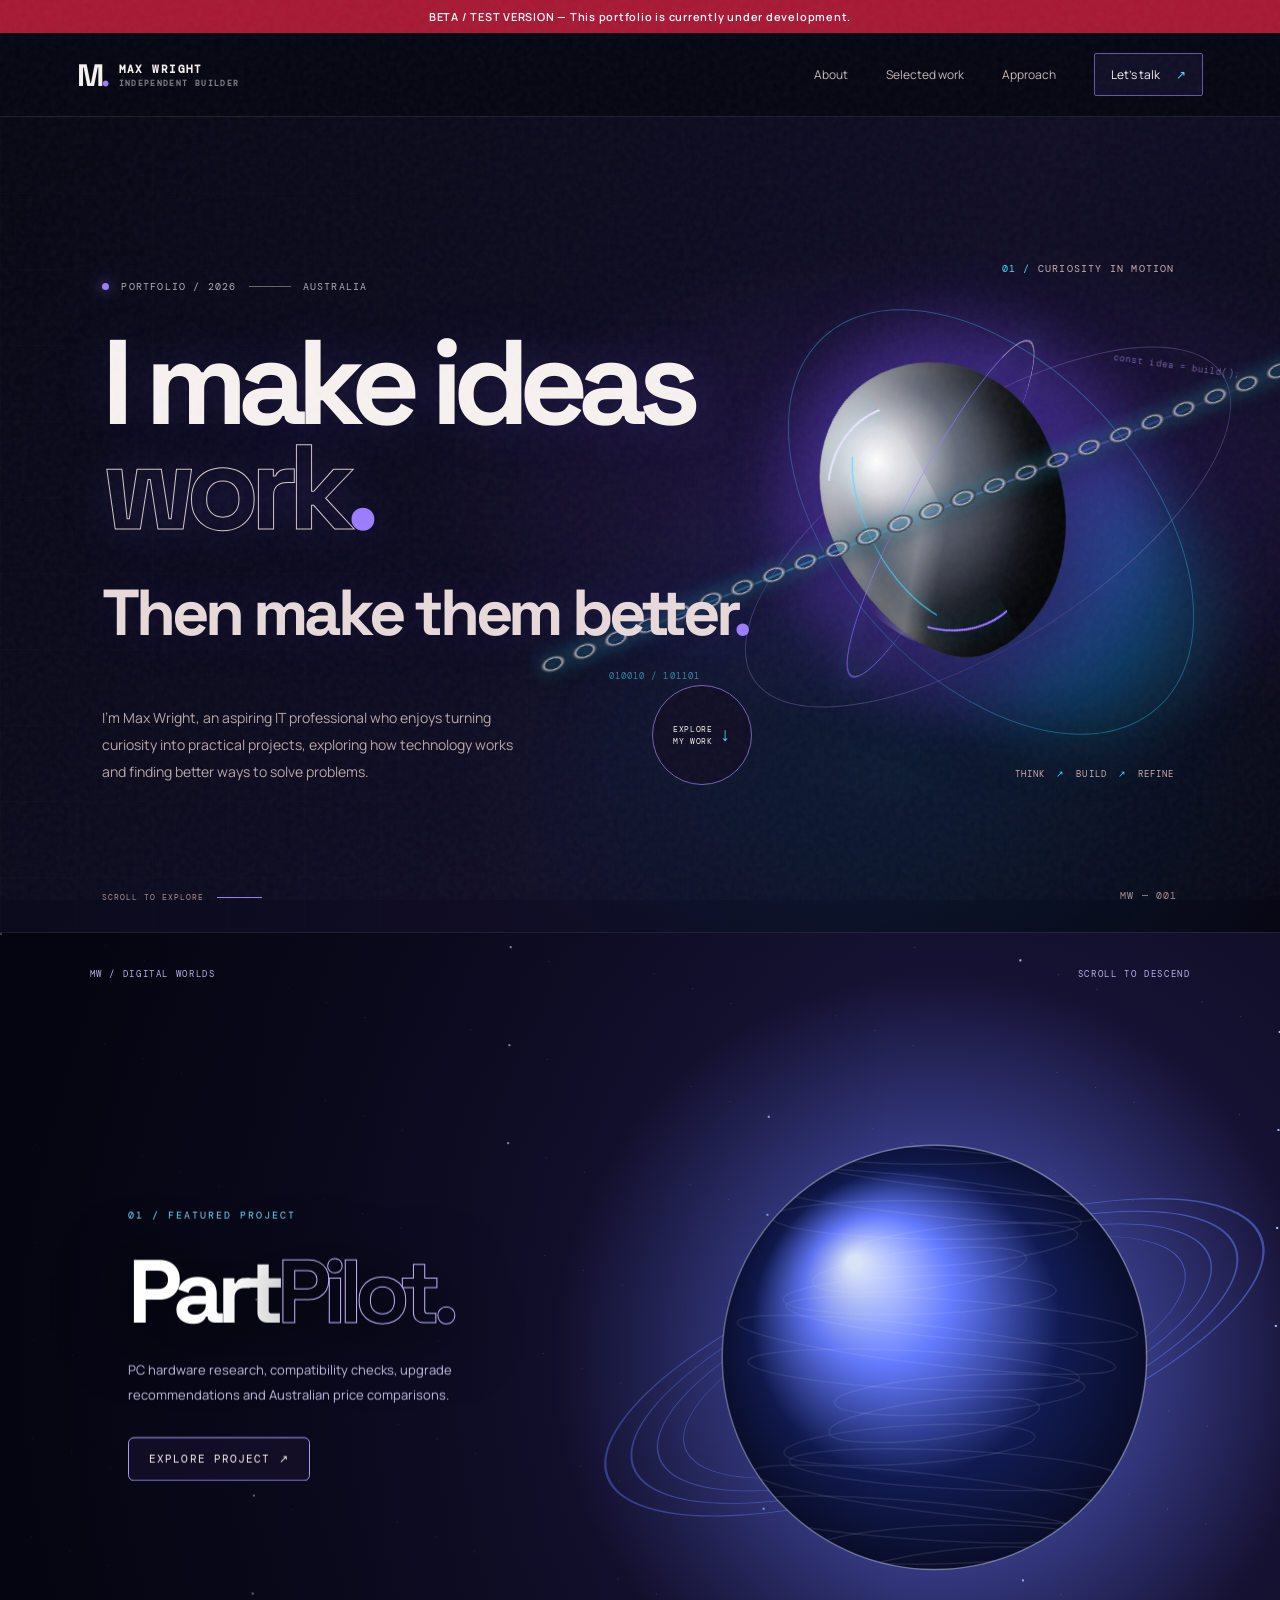
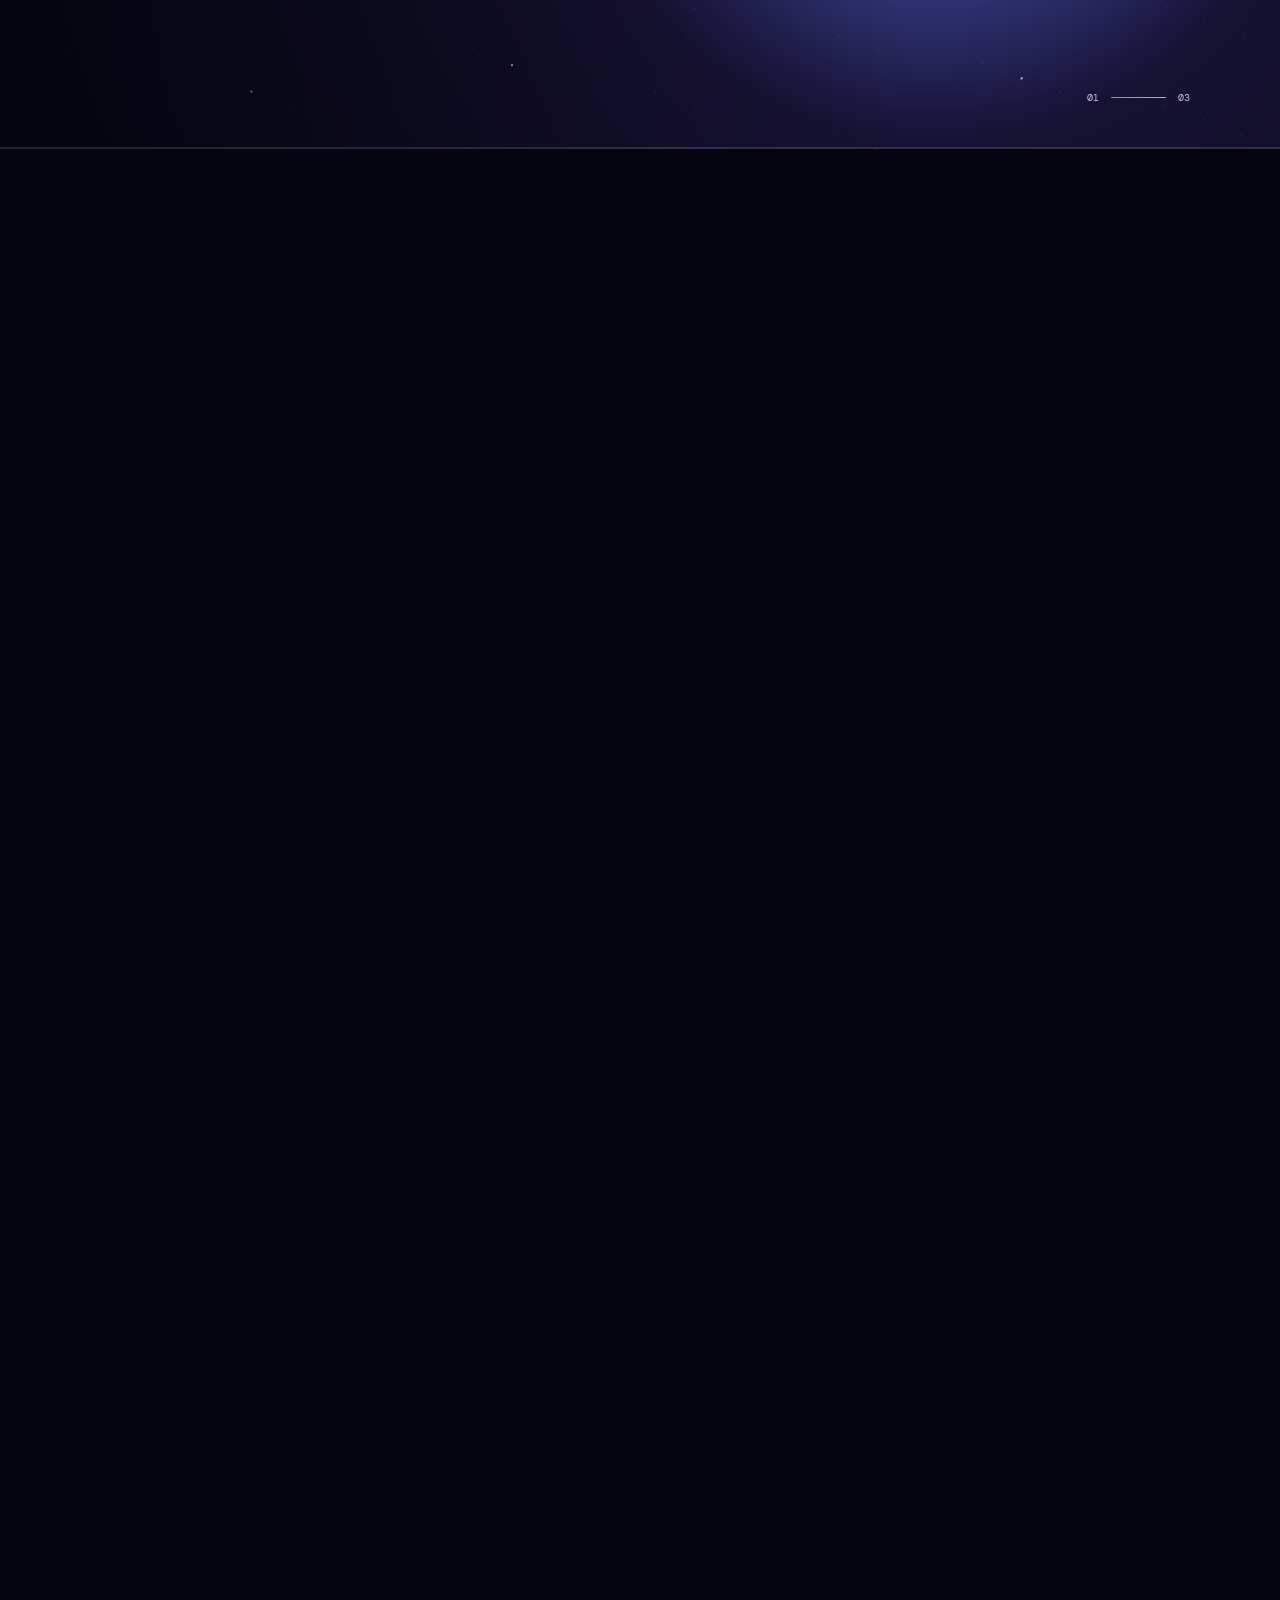
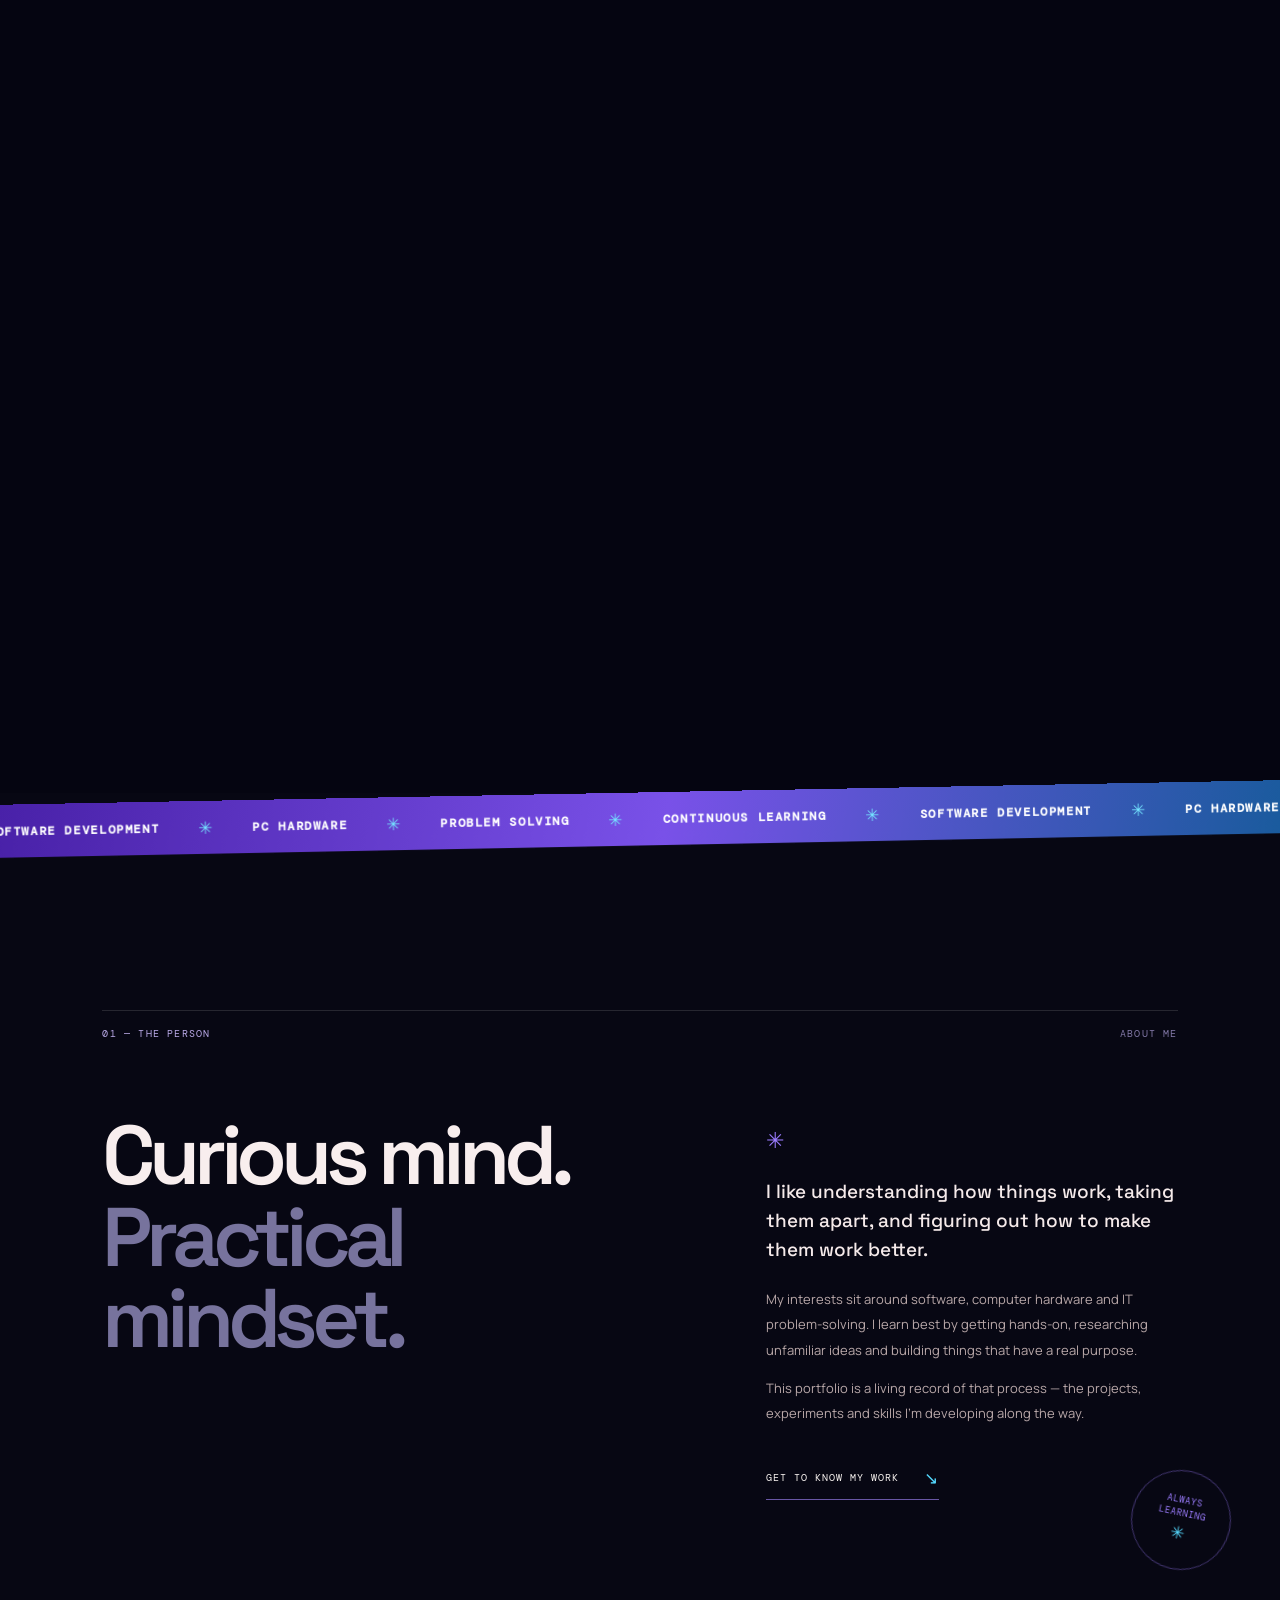
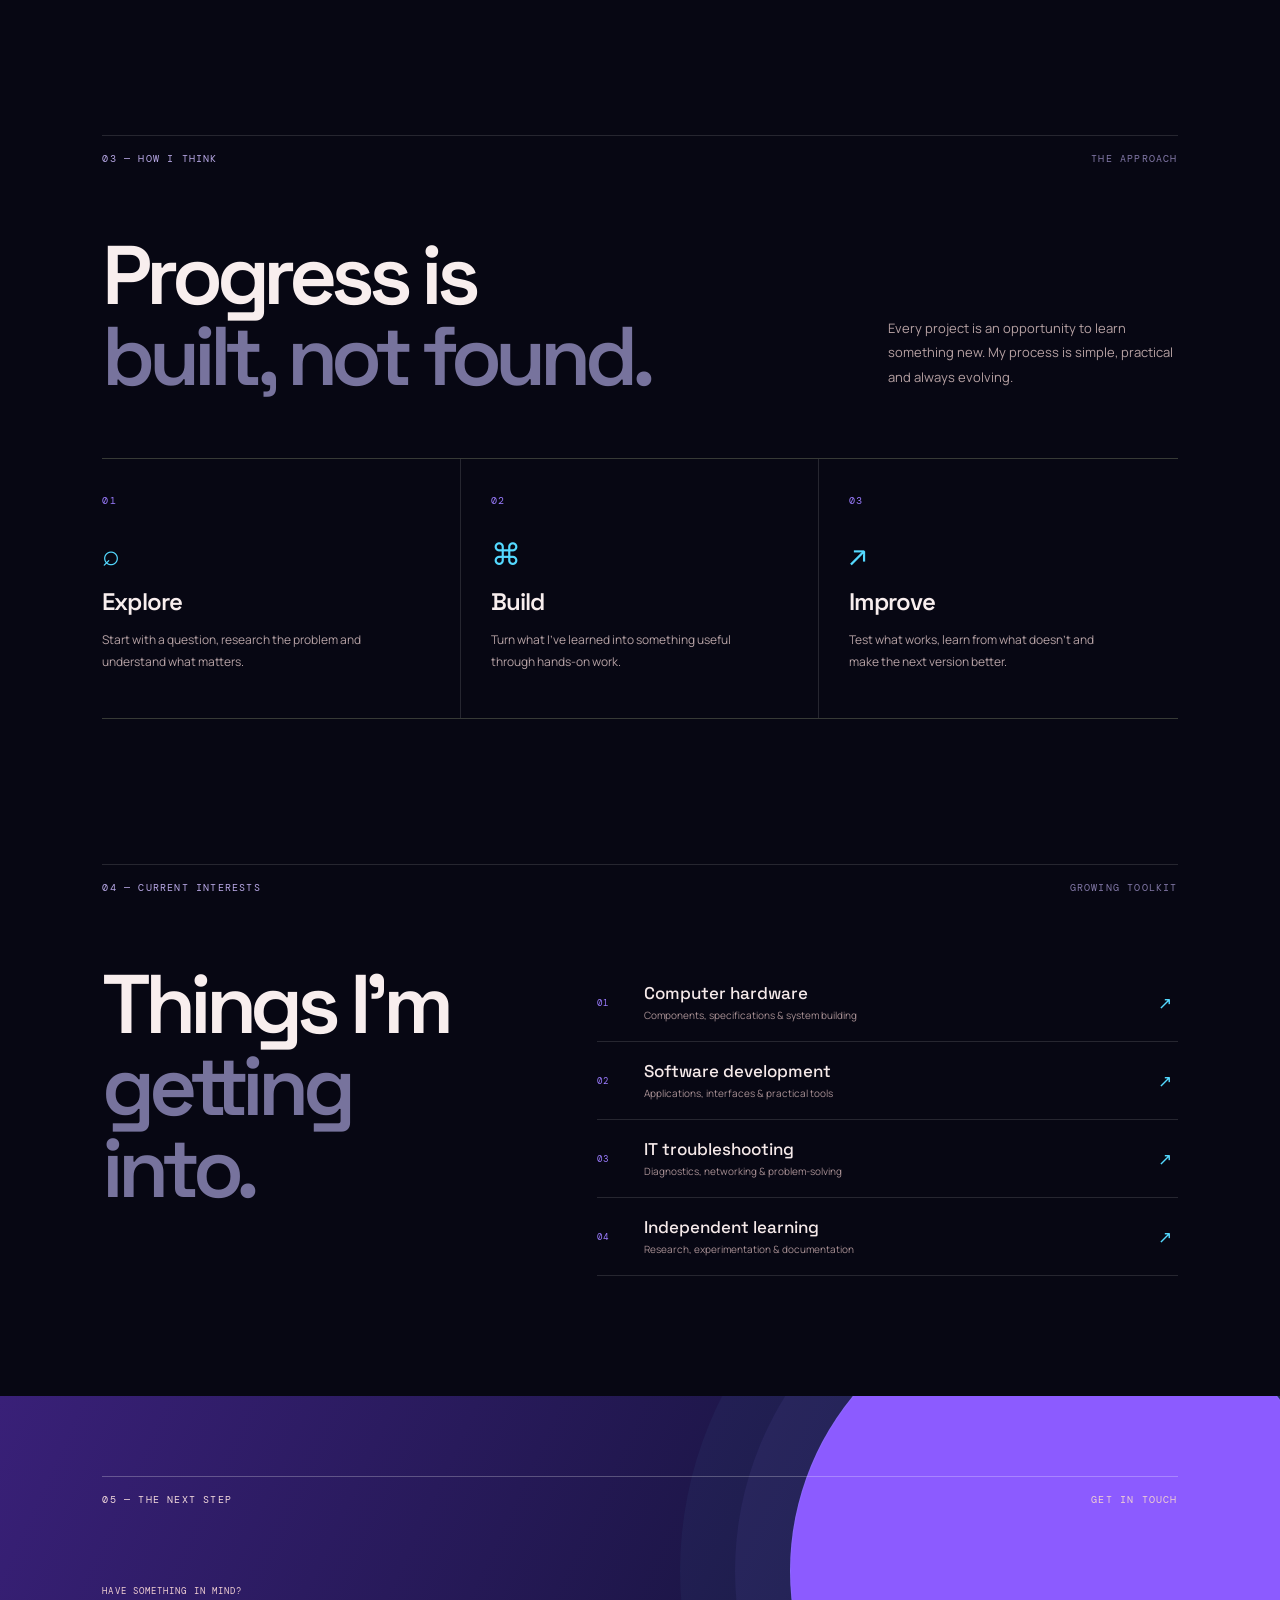
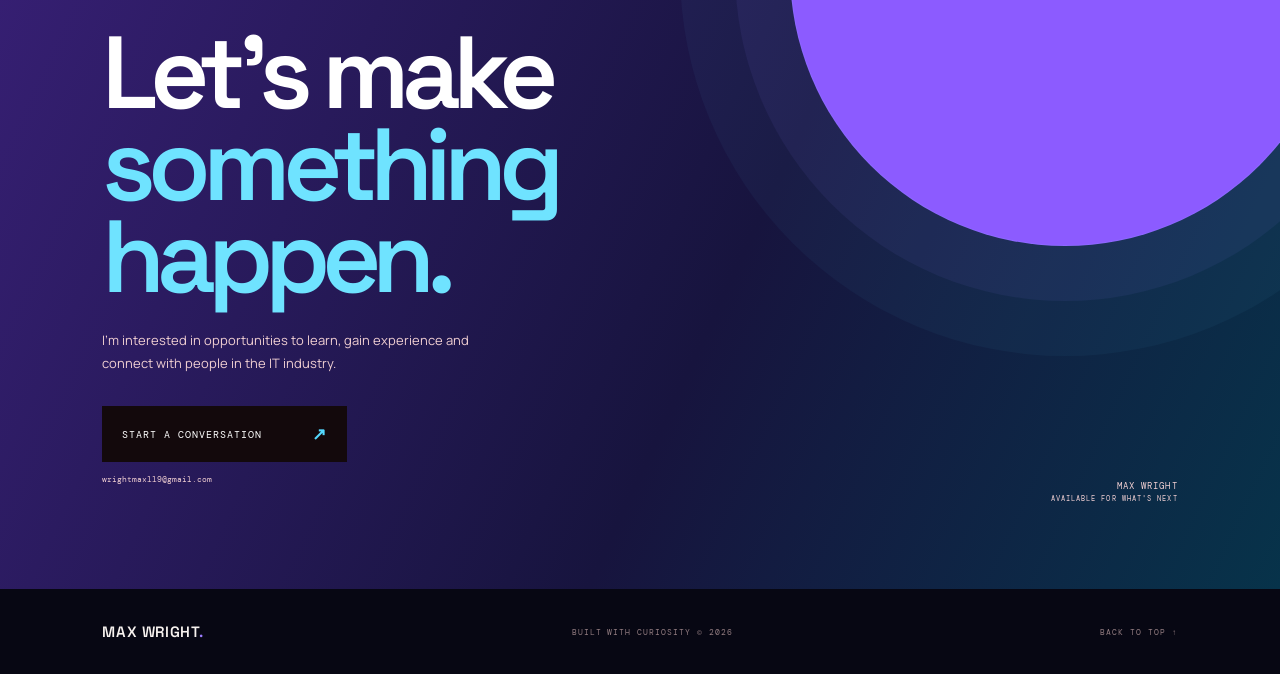
<file: index.html>
<!doctype html>
<html lang="en">
<head>
  <meta charset="utf-8">
  <meta name="viewport" content="width=device-width, initial-scale=1">
  <meta name="theme-color" content="#08090d">
  <meta name="description" content="Max Wright — independent IT projects, software experiments and hardware research.">
  <title>Max Wright — Digital Portfolio</title>
  <link rel="preconnect" href="https://fonts.googleapis.com">
  <link rel="preconnect" href="https://fonts.gstatic.com" crossorigin>
  <link href="https://fonts.googleapis.com/css2?family=DM+Mono:wght@400;500&family=Manrope:wght@400;500;600;700;800&family=Space+Grotesk:wght@400;500;600;700&display=swap" rel="stylesheet">
  <link rel="stylesheet" href="styles.css">
</head>
<body>
<div class="beta-banner" role="note">BETA / TEST VERSION — This portfolio is currently under development.</div>
  <div class="noise" aria-hidden="true"></div>
  <div class="cursor-glow" aria-hidden="true"></div>
  <div class="scroll-progress" aria-hidden="true"><span></span></div>

  <header class="header">
    <a class="brand" href="#home" aria-label="Max Wright home"><span class="brand-symbol">M<span>.</span></span><span class="brand-name">MAX WRIGHT<small>INDEPENDENT BUILDER</small></span></a>
    <button class="menu-toggle" id="menuToggle" aria-label="Open navigation" aria-expanded="false"><span></span><span></span></button>
    <nav class="nav" id="nav">
      <a href="#about">About</a><a href="#work">Selected work</a><a href="#approach">Approach</a><a href="#contact" class="nav-cta">Let's talk <span>↗</span></a>
    </nav>
  </header>

  <main id="home">
    <section class="hero">
      <div class="hero-grid"></div>
      <div class="hero-content">
        <div class="eyebrow reveal"><span class="eyebrow-dot"></span> PORTFOLIO / 2026 <span class="eyebrow-rule"></span> AUSTRALIA</div>
        <h1 class="hero-title reveal">I make ideas<br> <span class="outline-word">work</span><span class="hero-period">.</span><br><span class="hero-title-last">Then make them better<span class="hero-period">.</span></span></h1>
        <div class="hero-bottom reveal">
          <p>I'm Max Wright, an aspiring IT professional who enjoys turning curiosity into practical projects, exploring how technology works and finding better ways to solve problems.</p>
          <a class="round-link" href="#work" aria-label="Explore selected work"><span>EXPLORE<br>MY WORK</span><b>↓</b></a>
        </div>
      </div>
      <div class="hero-art" aria-label="Abstract animated three dimensional digital sculpture">
        <div class="art-halo halo-one"></div><div class="art-halo halo-two"></div>
        <div class="orbital orbital-one"></div><div class="orbital orbital-two"></div>
        <div class="sculpture"><div class="sculpture-core"></div><div class="sculpture-ring ring-one"></div><div class="sculpture-ring ring-two"></div><div class="sculpture-ring ring-three"></div><div class="sculpture-shine"></div></div>
        <div class="art-label label-top"><span>01 /</span> CURIOSITY IN MOTION</div>
        <div class="art-label label-bottom">THINK <i>↗</i> BUILD <i>↗</i> REFINE</div>
        <div class="floating-code code-one">const idea = build();</div><div class="floating-code code-two">010010 / 101101</div>
      </div>
      <div class="hero-scroll"><span>SCROLL TO EXPLORE</span><i></i></div>
      <div class="hero-index">MW — 001</div>
    </section>

    <section class="cinema-scroll" id="work" aria-label="A cinematic scroll experience"><div class="cinema-sticky"><canvas class="cinema-canvas" id="cinemaCanvas" aria-hidden="true"></canvas><div class="cinema-vignette"></div><div class="cinema-topline"><span>MW / DIGITAL WORLDS</span><span>SCROLL TO DESCEND</span></div><div class="cinema-copy cinema-copy-one"><span class="cinema-kicker">01 / FEATURED PROJECT</span><h2>Part<em>Pilot.</em></h2><p>PC hardware research, compatibility checks, upgrade recommendations and Australian price comparisons.</p><a href="partpilot.html">EXPLORE PROJECT ↗</a></div><div class="cinema-copy cinema-copy-two"><span class="cinema-kicker">02 / PLACEHOLDER</span><h2>Placeholder<em> 02.</em></h2><p>A reserved destination for a future project.</p></div><div class="cinema-copy cinema-copy-three"><span class="cinema-kicker">03 / PLACEHOLDER</span><h2>Placeholder<em> 03.</em></h2><p>A reserved destination for a future project.</p></div><div class="cinema-counter"><span id="cinemaFrame">01</span><i></i><span>03</span></div><div class="cinema-scrollline"><span></span></div></div></section>

    <section class="ticker" aria-label="Areas of interest"><div class="ticker-track"><span>SOFTWARE DEVELOPMENT</span><b>✳</b><span>PC HARDWARE</span><b>✳</b><span>PROBLEM SOLVING</span><b>✳</b><span>CONTINUOUS LEARNING</span><b>✳</b><span>SOFTWARE DEVELOPMENT</span><b>✳</b><span>PC HARDWARE</span><b>✳</b><span>PROBLEM SOLVING</span><b>✳</b><span>CONTINUOUS LEARNING</span><b>✳</b></div></section>

    <section class="intro section-shell" id="about">
      <div class="section-meta reveal"><span>01 — THE PERSON</span><span>ABOUT ME</span></div>
      <div class="intro-layout">
        <h2 class="display-heading reveal">Curious mind.<br><span class="muted-word">Practical mindset.</span></h2>
        <div class="intro-copy reveal"><span class="tiny-cross">✳</span><p class="intro-lead">I like understanding how things work, taking them apart, and figuring out how to make them work better.</p><p>My interests sit around software, computer hardware and IT problem-solving. I learn best by getting hands-on, researching unfamiliar ideas and building things that have a real purpose.</p><p>This portfolio is a living record of that process — the projects, experiments and skills I'm developing along the way.</p><a class="underlined-link" href="#work">GET TO KNOW MY WORK <span>↘</span></a></div>
      </div>
      <div class="intro-stamp" aria-hidden="true">ALWAYS<br>LEARNING<span>✳</span></div>
    </section>

    

    <section class="approach section-shell" id="approach">
      <div class="section-meta reveal"><span>03 — HOW I THINK</span><span>THE APPROACH</span></div>
      <div class="approach-head"><h2 class="display-heading reveal">Progress is<br><span class="muted-word">built, not found.</span></h2><p class="reveal">Every project is an opportunity to learn something new. My process is simple, practical and always evolving.</p></div>
      <div class="steps">
        <article class="step reveal"><span class="step-number">01</span><div class="step-icon">⌕</div><h3>Explore</h3><p>Start with a question, research the problem and understand what matters.</p><span class="step-line"></span></article>
        <article class="step reveal"><span class="step-number">02</span><div class="step-icon">⌘</div><h3>Build</h3><p>Turn what I've learned into something useful through hands-on work.</p><span class="step-line"></span></article>
        <article class="step reveal"><span class="step-number">03</span><div class="step-icon">↗</div><h3>Improve</h3><p>Test what works, learn from what doesn't and make the next version better.</p><span class="step-line"></span></article>
      </div>
    </section>

    <section class="toolkit section-shell">
      <div class="section-meta reveal"><span>04 — CURRENT INTERESTS</span><span>GROWING TOOLKIT</span></div>
      <div class="toolkit-layout"><h2 class="display-heading reveal">Things I'm<br><span class="muted-word">getting into.</span></h2><div class="toolkit-list reveal"><div><span>01</span><b>Computer hardware</b><small>Components, specifications & system building</small><i>↗</i></div><div><span>02</span><b>Software development</b><small>Applications, interfaces & practical tools</small><i>↗</i></div><div><span>03</span><b>IT troubleshooting</b><small>Diagnostics, networking & problem-solving</small><i>↗</i></div><div><span>04</span><b>Independent learning</b><small>Research, experimentation & documentation</small><i>↗</i></div></div></div>
    </section>

    <section class="contact section-shell" id="contact">
      <div class="contact-orb"></div><div class="section-meta reveal"><span>05 — THE NEXT STEP</span><span>GET IN TOUCH</span></div>
      <div class="contact-content reveal"><span class="contact-kicker">HAVE SOMETHING IN MIND?</span><h2>Let's make<br><span>something happen.</span></h2><p>I'm interested in opportunities to learn, gain experience and connect with people in the IT industry.</p><a class="contact-button" href="mailto:wrightmax119@gmail.com">START A CONVERSATION <b>↗</b></a><small>wrightmax119@gmail.com</small></div>
      <div class="contact-side">MAX WRIGHT<br><span>AVAILABLE FOR WHAT'S NEXT</span></div>
    </section>
  </main>

  <footer class="footer"><a class="footer-brand" href="#home">MAX WRIGHT<span>.</span></a><span>BUILT WITH CURIOSITY © 2026</span><a href="#home">BACK TO TOP ↑</a></footer>
  <script src="script.js"></script>
</body>
</html>
</file>
<file: styles.css>
:root{--bg:#08090d;--panel:#101218;--line:rgba(255,255,255,.13);--white:#f3f1ec;--muted:#888a91;--lime:#9b8cff;--blue:#59c9ff;--mono:'DM Mono',monospace;--display:'Space Grotesk',sans-serif;--body:'Manrope',sans-serif;--ease:cubic-bezier(.2,.75,.2,1)}
*{box-sizing:border-box}html{scroll-behavior:smooth;scroll-padding-top:90px}body{margin:0;background:var(--bg);color:var(--white);font-family:var(--body);line-height:1.6;overflow-x:hidden}a{color:inherit;text-decoration:none}button{font:inherit}.noise{position:fixed;inset:0;z-index:50;pointer-events:none;opacity:.075;background-image:url("data:image/svg+xml,%3Csvg viewBox='0 0 180 180' xmlns='http://www.w3.org/2000/svg'%3E%3Cfilter id='n'%3E%3CfeTurbulence type='fractalNoise' baseFrequency='.85' numOctaves='3' stitchTiles='stitch'/%3E%3C/filter%3E%3Crect width='100%25' height='100%25' filter='url(%23n)' opacity='.4'/%3E%3C/svg%3E")}.cursor-glow{position:fixed;z-index:0;pointer-events:none;width:380px;height:380px;border-radius:50%;background:radial-gradient(circle,rgba(150,197,95,.075),transparent 68%);transform:translate(-50%,-50%);opacity:0;transition:opacity .3s}.scroll-progress{height:2px;position:fixed;z-index:100;top:0;left:0;right:0;background:transparent}.scroll-progress span{display:block;width:0;height:100%;background:var(--lime);box-shadow:0 0 12px #9b8cff88}.header{height:84px;padding:0 6vw;display:flex;align-items:center;justify-content:space-between;border-bottom:1px solid var(--line);position:sticky;top:0;z-index:40;background:rgba(8,9,13,.78);backdrop-filter:blur(18px)}.brand{display:flex;align-items:center;gap:12px}.brand-symbol{font:700 31px var(--display);letter-spacing:-.1em}.brand-symbol span,.footer-brand span{color:var(--lime)}.brand-name{font:600 11px var(--mono);letter-spacing:.13em}.brand-name small{display:block;color:#777982;font-size:8px;letter-spacing:.17em;margin-top:2px}.nav{display:flex;align-items:center;gap:38px;color:#b7b8bd;font-size:12px}.nav>a:not(.nav-cta){transition:color .25s}.nav>a:hover{color:var(--lime)}.nav-cta{padding:11px 16px;border:1px solid #4b4d4b;border-radius:2px;color:var(--white)}.nav-cta span{color:var(--lime);margin-left:14px}.menu-toggle{display:none}
.hero{min-height:690px;height:min(820px,calc(100svh - 84px));position:relative;overflow:hidden;padding:100px 8vw 85px;display:flex;align-items:center;border-bottom:1px solid var(--line)}.hero-grid{position:absolute;inset:0;background-image:linear-gradient(rgba(255,255,255,.035) 1px,transparent 1px),linear-gradient(90deg,rgba(255,255,255,.035) 1px,transparent 1px);background-size:76px 76px;mask-image:linear-gradient(90deg,black,transparent 80%);opacity:.55}.hero-content{position:relative;z-index:3;width:min(800px,65%)}.eyebrow,.section-meta,.art-label,.floating-code,.hero-scroll,.hero-index,.app-top,.app-greeting,.app-mini-card small,.app-footer-line,.feature-top,.feature-year,.project-tags,.text-arrow,.visual-open,.small-project-info small,.planned-mark,.step-number,.toolkit-list>div>span,.contact-kicker,.contact-side,.footer{font:10px var(--mono);letter-spacing:.12em}.eyebrow{display:flex;align-items:center;gap:12px;color:#aaaeb4}.eyebrow-dot{width:7px;height:7px;border-radius:50%;background:var(--lime);box-shadow:0 0 12px var(--lime)}.eyebrow-rule{width:42px;height:1px;background:#666}.hero-title{font:700 clamp(64px,9.4vw,142px)/.88 var(--display);letter-spacing:-.085em;margin:37px 0 38px;position:relative;z-index:2}.outline-word{-webkit-text-stroke:1px rgba(243,241,236,.8);color:transparent}.hero-period{color:var(--lime)}.hero-title-last{font-size:.54em;letter-spacing:-.065em;display:inline-block;margin-top:17px}.hero-bottom{display:flex;align-items:flex-end;justify-content:space-between;gap:30px;max-width:650px}.hero-bottom p{max-width:430px;color:#a2a3a8;font-size:14px;line-height:1.9;margin:0}.round-link{width:100px;height:100px;border:1px solid #565a50;border-radius:50%;display:flex;align-items:center;justify-content:center;gap:7px;flex-shrink:0;font:8px/1.5 var(--mono);letter-spacing:.08em;transition:background .35s,border-color .35s,transform .4s var(--ease)}.round-link b{font-size:19px;color:var(--lime);font-weight:400}.round-link:hover{background:var(--lime);color:#111;transform:rotate(-12deg) scale(1.06);border-color:var(--lime)}.round-link:hover b{color:#111}.hero-art{position:absolute;right:2%;top:4%;width:52%;height:92%;z-index:1;pointer-events:none}.art-halo{position:absolute;border-radius:50%;filter:blur(35px)}.halo-one{width:360px;height:360px;right:16%;top:25%;background:#9cbf5230}.halo-two{width:260px;height:260px;right:7%;top:43%;background:#365c9b30}.orbital{position:absolute;border:1px solid rgba(203,225,167,.18);border-radius:50%;width:560px;height:230px;right:-2%;top:35%;transform:rotate(-33deg)}.orbital-two{width:500px;height:310px;transform:rotate(48deg);right:2%;top:29%;border-color:rgba(124,169,255,.17)}.sculpture{position:absolute;width:330px;height:390px;right:22%;top:22%;perspective:900px;transform-style:preserve-3d;animation:sculptureFloat 7s ease-in-out infinite}.sculpture-core{position:absolute;inset:45px 38px;background:radial-gradient(circle at 34% 25%,#efffc2 0,#a7d66b 13%,#526b3d 35%,#1c2923 62%,#080d0d 82%);border-radius:48% 52% 60% 40% / 45% 43% 57% 55%;filter:drop-shadow(0 25px 35px #000b);transform:rotate(-27deg) rotateY(-22deg);box-shadow:inset -25px -28px 45px #050908,inset 15px 10px 30px #e6ffae66,0 0 70px #a4dc6240}.sculpture-ring{position:absolute;inset:75px 10px;border:2px solid transparent;border-top-color:#e0f6a8;border-bottom-color:#8cbf68;border-radius:50%;transform:rotate(-34deg) rotateY(52deg);filter:drop-shadow(0 0 10px #9b8cff88)}.ring-two{inset:40px 45px;transform:rotate(62deg) rotateX(65deg);border-top-color:#b4d9ff;border-bottom-color:#b4d9ff;opacity:.65}.ring-three{inset:5px 82px;transform:rotate(28deg) rotateY(67deg);border-left-color:#9b8cff;border-right-color:#9b8cff;opacity:.55}.sculpture-shine{position:absolute;inset:50px 45px;background:linear-gradient(125deg,transparent 35%,#fff8 45%,transparent 52%);border-radius:50%;transform:rotate(-25deg);mix-blend-mode:screen;opacity:.45}.art-label{position:absolute;color:#9a9d92}.label-top{top:15%;right:12%}.label-top span{color:var(--lime)}.label-bottom{bottom:16%;right:12%;font-size:9px}.art-label i{font-style:normal;color:var(--lime);padding:0 5px}.floating-code{position:absolute;color:#c4d7a0;font-size:9px;opacity:.55}.code-one{top:28%;right:2%;transform:rotate(8deg)}.code-two{bottom:29%;left:3%;color:#9bb9e8}.hero-scroll{position:absolute;bottom:30px;left:8vw;color:#85878b;font-size:8px;display:flex;align-items:center;gap:13px}.hero-scroll i{height:1px;width:45px;background:var(--lime)}.hero-index{position:absolute;bottom:30px;right:8vw;color:#696b70}
.ticker{overflow:hidden;background:var(--lime);color:#111;padding:15px 0;transform:rotate(-1.1deg) scale(1.02);position:relative;z-index:4;margin:0 0 30px}.ticker-track{display:flex;align-items:center;justify-content:space-around;gap:38px;white-space:nowrap;width:max-content;animation:ticker 32s linear infinite;font:600 12px var(--mono);letter-spacing:.12em}.ticker-track b{font-size:17px;font-weight:400}@keyframes ticker{to{transform:translateX(-50%)}}
.section-shell{width:min(1160px,84%);margin:0 auto}.intro,.work,.approach,.toolkit{padding-top:135px}.section-meta{display:flex;justify-content:space-between;border-top:1px solid var(--line);padding-top:16px;color:#888b90}.section-meta span:last-child{color:#62656b}.intro-layout{display:grid;grid-template-columns:1.15fr .85fr;gap:10%;padding:75px 0 90px;position:relative}.display-heading{font:600 clamp(48px,6.5vw,88px)/.98 var(--display);letter-spacing:-.075em;margin:0}.muted-word{color:#73757b}.intro-copy{padding-top:8px;max-width:420px;position:relative}.tiny-cross{font-size:22px;color:var(--lime)}.intro-copy p{font-size:13px;color:#9c9ea4;line-height:1.95}.intro-copy .intro-lead{font:500 19px/1.55 var(--display);color:#eeeee9;margin:18px 0 22px}.underlined-link{display:inline-flex;align-items:center;gap:25px;border-bottom:1px solid #62645d;padding:14px 0 10px;margin-top:13px;font:10px var(--mono);letter-spacing:.1em;transition:color .3s,border-color .3s}.underlined-link span{color:var(--lime);font-size:17px}.underlined-link:hover{color:var(--lime);border-color:var(--lime)}.intro-stamp{position:absolute;right:-5%;bottom:20px;border:1px solid #45483e;border-radius:50%;width:100px;height:100px;display:grid;place-content:center;text-align:center;font:9px/1.5 var(--mono);letter-spacing:.12em;color:#9b9d91;transform:rotate(12deg)}.intro-stamp span{color:var(--lime);font-size:17px}
.work{padding-top:125px}.work-heading{display:flex;align-items:flex-end;justify-content:space-between;gap:40px;padding:70px 0 48px}.work-heading p,.approach-head>p{max-width:290px;color:#999ba1;font-size:13px;line-height:1.9;margin:0 0 8px}.feature-project{border:1px solid #292b2d;background:#0d0f13;display:grid;grid-template-columns:1.2fr .8fr;min-height:440px;overflow:hidden;transform-style:preserve-3d;transition:border-color .4s,box-shadow .5s}.feature-project:hover{border-color:#747c5c;box-shadow:0 28px 80px #0008}.project-visual{min-height:440px;position:relative;display:grid;place-items:center;overflow:hidden;background:radial-gradient(ellipse at 48% 46%,#314d37 0,#1a2a25 34%,#111719 70%)}.visual-grid{position:absolute;inset:0;background-image:linear-gradient(#d3e5b00d 1px,transparent 1px),linear-gradient(90deg,#d3e5b00d 1px,transparent 1px);background-size:32px 32px;transform:perspective(500px) rotateX(54deg) scale(1.8);transform-origin:bottom;opacity:.6}.visual-glow{position:absolute;width:320px;height:320px;border-radius:50%;background:#9b8cff1a;filter:blur(60px)}.app-window{position:relative;z-index:2;width:83%;height:300px;background:#0b1010;border:1px solid #718b65;border-radius:8px;box-shadow:0 25px 80px #000c;transform:perspective(1000px) rotateY(7deg) rotateX(2deg);transition:transform .7s var(--ease),box-shadow .7s}.feature-project:hover .app-window{transform:perspective(1000px) rotateY(0) rotateX(0) translateY(-8px) scale(1.025);box-shadow:0 35px 100px #000e,0 0 35px #9b8cff20}.app-top{height:33px;border-bottom:1px solid #29352c;display:flex;align-items:center;padding:0 12px;gap:10px;color:#879487;font-size:7px}.app-dots{display:flex;gap:4px}.app-dots i{width:5px;height:5px;border-radius:50%;background:#71846b}.app-top>b{margin-left:auto;color:var(--lime);font-size:14px}.app-body{display:flex;height:calc(100% - 33px)}.app-sidebar{width:42px;border-right:1px solid #29352c;display:flex;align-items:center;flex-direction:column;gap:17px;padding:13px 0;color:var(--lime)}.app-sidebar strong{font:700 10px var(--display);margin-bottom:9px}.app-sidebar i{width:12px;height:12px;border:1px solid #556451;border-radius:3px}.app-sidebar i.active{background:var(--lime);box-shadow:0 0 12px #9b8cff88}.app-content{padding:17px 20px;flex:1;position:relative}.app-greeting{font-size:7px;color:#88978b;display:flex;justify-content:space-between}.app-greeting span{color:var(--lime)}.app-content h3{font:600 27px/.95 var(--display);letter-spacing:-.06em;margin:16px 0}.app-content h3 em{font-style:normal;color:var(--lime)}.app-cards{display:grid;grid-template-columns:repeat(3,1fr);gap:8px}.app-mini-card{height:86px;border:1px solid #364337;background:linear-gradient(145deg,#18231b,#101713);padding:9px;position:relative}.app-mini-card small{font-size:6px;color:#849384;letter-spacing:.04em}.app-mini-card b{display:block;font:600 12px/1.2 var(--display);margin-top:9px}.app-mini-card span{position:absolute;right:8px;bottom:5px;color:var(--lime);font-size:12px}.app-footer-line{display:flex;justify-content:space-between;position:absolute;bottom:10px;left:20px;right:20px;color:#6f7c70;font-size:6px}.visual-open{position:absolute;bottom:20px;right:22px;color:#e7efdf;font-size:8px}.visual-open b{color:var(--lime);font-size:15px;margin-left:10px}.feature-info{padding:37px 34px;display:flex;flex-direction:column}.feature-top{display:flex;justify-content:space-between;gap:10px;flex-wrap:wrap;color:#85878b;font-size:8px}.in-progress{color:#c5e88a}.in-progress i{display:inline-block;width:6px;height:6px;border-radius:50%;background:var(--lime);margin-right:6px;box-shadow:0 0 8px var(--lime)}.feature-title-row{display:flex;align-items:baseline;justify-content:space-between;margin-top:60px}.feature-title-row h3{font:600 clamp(38px,4vw,56px)/1 var(--display);letter-spacing:-.07em;margin:0}.feature-title-row h3 span{color:var(--lime)}.feature-year{color:#777b75;font-size:8px}.feature-info>p{font-size:12px;line-height:1.9;color:#a0a29e;margin:22px 0 30px}.feature-bottom{margin-top:auto;border-top:1px solid #303330;padding-top:17px;display:flex;justify-content:space-between;align-items:center;gap:15px;flex-wrap:wrap}.project-tags{display:flex;gap:8px;flex-wrap:wrap}.project-tags span{border:1px solid #42463e;padding:6px 7px;color:#a5aa9b;font-size:7px}.text-arrow{font-size:8px;white-space:nowrap}.text-arrow b{color:var(--lime);font-size:15px;margin-left:7px}.next-projects{display:grid;grid-template-columns:1fr 1fr;gap:18px;margin-top:18px}.small-project{border:1px solid #292b2d;background:#0d0f13;transition:transform .45s var(--ease),border-color .4s,box-shadow .4s}.small-project:hover{transform:translateY(-6px);border-color:#59634b;box-shadow:0 20px 45px #0007}.small-project-art{height:180px;position:relative;overflow:hidden;display:grid;place-items:center}.small-project-art>span{position:absolute;bottom:13px;left:16px;font:8px var(--mono);letter-spacing:.1em;color:#b0b8a4}.network-art{background:radial-gradient(circle at center,#233d3c,#111b1c 70%)}.network-sphere{width:105px;height:105px;border:1px solid #a6d2a1;border-radius:50%;box-shadow:inset 0 0 25px #8cce8d44,0 0 40px #a2e5a12b;position:relative;animation:slowSpin 12s linear infinite}.network-sphere:before,.network-sphere:after{content:"";position:absolute;inset:12px -17px;border:1px solid #a6d2a188;border-radius:50%;transform:rotate(58deg)}.network-sphere:after{transform:rotate(-58deg)}.code-art{background:radial-gradient(circle at center,#252b48,#11131d 70%)}.code-lines{width:190px;display:grid;gap:11px;transform:rotate(-9deg)}.code-lines i{height:5px;border-radius:8px;background:linear-gradient(90deg,#91a9e8,transparent);opacity:.7}.code-lines i:nth-child(2){width:70%}.code-lines i:nth-child(3){width:90%}.code-lines i:nth-child(4){width:55%}.code-lines i:nth-child(5){width:78%}.small-project-info{padding:22px;display:flex;align-items:flex-end;justify-content:space-between;gap:15px}.small-project-info small{font-size:8px;color:#858a80}.small-project-info h3{font:600 22px var(--display);letter-spacing:-.04em;margin:8px 0}.small-project-info p{max-width:380px;font-size:11px;line-height:1.8;color:#999c9a;margin:0}.planned-mark{font-size:7px;color:#c4df91;white-space:nowrap}.project-disclaimer{color:#777b7a;font:9px var(--mono);margin-top:15px}
.approach{padding-top:145px}.approach-head{display:flex;justify-content:space-between;align-items:flex-end;padding:70px 0 60px;gap:35px}.steps{display:grid;grid-template-columns:repeat(3,1fr);border-top:1px solid #373a36;border-bottom:1px solid #373a36}.step{padding:27px 30px 34px 0;position:relative;min-height:240px;border-right:1px solid #373a36}.step+.step{padding-left:30px}.step:last-child{border:0}.step-number{color:var(--lime)}.step-icon{font:30px var(--display);color:#d1e9a1;margin-top:24px}.step h3{font:600 24px var(--display);margin:12px 0 8px;letter-spacing:-.04em}.step p{max-width:260px;color:#969995;font-size:12px;line-height:1.8}.step-line{position:absolute;bottom:0;left:0;width:0;height:2px;background:var(--lime);transition:width .55s var(--ease)}.step:hover .step-line{width:calc(100% - 30px)}.step+.step:hover .step-line{left:30px}
.toolkit{padding-top:145px}.toolkit-layout{display:grid;grid-template-columns:.8fr 1.2fr;gap:10%;padding:70px 0 120px}.toolkit-list>div{display:grid;grid-template-columns:35px 1fr 20px;grid-template-rows:auto auto;gap:3px 12px;padding:18px 0;border-bottom:1px solid #30322f;align-items:center;transition:padding .3s,border-color .3s}.toolkit-list>div:hover{padding-left:10px;border-color:#a9d66b}.toolkit-list>div>span{grid-row:1/3;color:var(--lime);font-size:9px}.toolkit-list b{font:500 17px var(--display)}.toolkit-list small{color:#858984;font-size:10px}.toolkit-list i{grid-column:3;grid-row:1/3;color:#9ebd73;font-style:normal;font-size:17px}
.contact{width:100%;max-width:none;padding:80px 8% 85px;position:relative;overflow:hidden;background:#9b8cff;color:#10120d}.contact .section-meta{border-color:#637b3e;color:#27351b}.contact .section-meta span:last-child{color:#53673c}.contact-orb{position:absolute;width:550px;height:550px;border:1px solid #758e4d66;border-radius:50%;right:-60px;top:-100px;box-shadow:0 0 0 55px #758e4d12,0 0 0 110px #758e4d0b}.contact-content{position:relative;z-index:2;padding:70px 0 20px;max-width:800px}.contact-kicker{font-size:9px;color:#42542d}.contact-content h2{font:600 clamp(56px,8vw,105px)/.9 var(--display);letter-spacing:-.08em;margin:25px 0}.contact-content h2 span{color:#5d7735}.contact-content p{max-width:420px;font-size:13px;line-height:1.8;color:#39482a}.contact-button{display:inline-flex;align-items:center;gap:50px;background:#11140e;color:#f4f3e9;padding:17px 20px;margin-top:18px;font:10px var(--mono);letter-spacing:.1em;transition:transform .3s,background .3s}.contact-button b{color:var(--lime);font-size:17px}.contact-button:hover{transform:translateY(-4px);background:#26351b}.contact-content>small{display:block;margin-top:12px;font:8px var(--mono);color:#52663b}.contact-side{position:absolute;right:8%;bottom:85px;color:#40542c;text-align:right;font-size:9px}.contact-side span{font-size:7px;color:#637c43}.footer{min-height:85px;padding:20px 8%;display:flex;align-items:center;justify-content:space-between;color:#858780;font-size:8px}.footer-brand{font:600 15px var(--display);color:var(--white);letter-spacing:.04em}.footer a:last-child{transition:color .3s}.footer a:last-child:hover{color:var(--lime)}
.reveal{opacity:0;transform:translateY(35px);filter:blur(5px);transition:opacity .9s var(--ease),transform .9s var(--ease),filter .9s var(--ease)}.reveal.visible{opacity:1;transform:translateY(0);filter:blur(0)}.hero .reveal{transition-duration:1.1s}.hero .hero-title{transition-delay:.1s}.hero .hero-bottom{transition-delay:.25s}
@keyframes sculptureFloat{0%,100%{transform:translateY(0) rotate(-4deg)}50%{transform:translateY(-18px) rotate(3deg)}}@keyframes slowSpin{to{transform:rotate(360deg)}}
@media(max-width:1000px){.hero-content{width:75%}.hero-art{right:-12%;opacity:.75}.sculpture{right:20%;transform:scale(.82)}.feature-project{grid-template-columns:1fr 1fr}.feature-info{padding:28px 24px}.feature-title-row{margin-top:45px}.app-window{width:88%}.small-project-info{display:block}.planned-mark{display:block;margin-top:17px}.section-shell{width:88%}}
@media(max-width:700px){.header{height:72px;padding:0 6%}.brand-symbol{font-size:28px}.menu-toggle{display:flex;width:40px;height:40px;border:1px solid #45474a;background:transparent;align-items:center;justify-content:center;flex-direction:column;gap:6px;z-index:3}.menu-toggle span{width:16px;height:1px;background:#eee;transition:transform .3s}.menu-toggle[aria-expanded=true] span:first-child{transform:translateY(3.5px) rotate(45deg)}.menu-toggle[aria-expanded=true] span:last-child{transform:translateY(-3.5px) rotate(-45deg)}.nav{position:absolute;top:71px;left:0;right:0;padding:0 7%;display:flex;flex-direction:column;align-items:stretch;gap:0;background:#0b0d11;border-bottom:1px solid var(--line);max-height:0;overflow:hidden;transition:max-height .45s var(--ease),padding .45s}.nav.open{max-height:320px;padding:14px 7% 25px}.nav>a{padding:14px 0;border-bottom:1px solid #24262a}.nav .nav-cta{border:0;padding:14px 0}.hero{height:auto;min-height:700px;padding:85px 7% 90px;align-items:flex-start}.hero-content{width:100%;padding-top:25px}.hero-title{font-size:clamp(59px,13vw,92px);margin:34px 0}.hero-title-last{font-size:.52em;margin-top:14px}.hero-bottom{align-items:flex-start}.hero-bottom p{font-size:13px;max-width:310px}.round-link{width:78px;height:78px;font-size:7px}.hero-art{width:100%;height:390px;top:auto;bottom:2%;right:-28%;opacity:.4}.sculpture{transform:scale(.7);right:24%;top:0}.orbital{width:400px}.hero-scroll{left:7%;bottom:22px}.hero-index{right:7%;bottom:22px}.ticker{margin-bottom:0;padding:13px 0}.ticker-track{font-size:10px;gap:25px}.section-shell{width:86%}.intro,.work,.approach,.toolkit{padding-top:90px}.section-meta{font-size:8px}.intro-layout{grid-template-columns:1fr;gap:35px;padding:50px 0 80px}.display-heading{font-size:clamp(45px,11vw,68px)}.intro-copy{max-width:500px;padding-left:10px}.intro-copy .intro-lead{font-size:18px}.intro-stamp{right:0;bottom:0;width:75px;height:75px;font-size:7px}.work-heading{display:block;padding:50px 0 30px}.work-heading p{margin-top:22px}.feature-project{grid-template-columns:1fr}.project-visual{min-height:320px}.app-window{width:88%;height:245px}.app-content{padding:13px}.app-content h3{font-size:23px;margin:12px 0}.app-mini-card{height:70px;padding:7px}.app-mini-card b{font-size:10px}.app-greeting,.app-mini-card small{font-size:5px}.app-footer-line{left:13px;right:13px;font-size:5px}.feature-info{padding:26px 22px}.feature-title-row{margin-top:36px}.feature-title-row h3{font-size:44px}.feature-info>p{font-size:12px}.feature-bottom{align-items:flex-start;flex-direction:column}.next-projects{grid-template-columns:1fr;gap:13px}.small-project-art{height:150px}.small-project-info{padding:19px}.small-project-info h3{font-size:21px}.approach-head{display:block;padding:50px 0 35px}.approach-head>p{margin-top:24px}.steps{grid-template-columns:1fr}.step,.step+.step{min-height:0;padding:23px 0 27px;border-right:0;border-bottom:1px solid #373a36}.step:last-child{border:0}.step-icon{margin-top:15px}.step h3{font-size:22px}.step p{max-width:400px}.toolkit-layout{grid-template-columns:1fr;gap:38px;padding:50px 0 85px}.toolkit-list b{font-size:15px}.toolkit-list small{font-size:9px}.contact{padding:60px 7% 70px}.contact-content{padding:55px 0 25px}.contact-content h2{font-size:clamp(51px,12vw,78px)}.contact-side{display:none}.footer{padding:22px 7%;font-size:7px}.footer>span{display:none}.cursor-glow{display:none}}
@media(max-width:390px){.hero-title{font-size:56px}.hero-bottom p{font-size:12px}.round-link{width:68px;height:68px}.feature-top{font-size:7px}.project-tags{gap:5px}.project-tags span{font-size:6px}.text-arrow{font-size:7px}.app-window{height:230px}.app-mini-card{height:64px}.app-mini-card b{font-size:9px}}
@media(hover:hover){body.has-pointer .cursor-glow{opacity:1}.round-link,.contact-button,.nav-cta,.project-visual,.text-arrow{cursor:pointer}}
@media(prefers-reduced-motion:reduce){*,*:before,*:after{scroll-behavior:auto!important;animation-duration:.01ms!important;animation-iteration-count:1!important;transition-duration:.01ms!important}.reveal{opacity:1;transform:none;filter:none}.ticker-track{animation:none}}

:root{--bg:#070817;--panel:#11132d;--line:rgba(157,151,255,.2);--white:#f3f2ff;--muted:#9294b7;--lime:#9b8cff;--blue:#59c9ff}
body{background:radial-gradient(ellipse at 75% 12%,#17143a,transparent 36%),#070817}
.header{background:rgba(7,8,23,.84);border-color:#29264b}.cursor-glow{background:radial-gradient(circle,rgba(116,106,255,.16),transparent 68%)}
.ticker{background:linear-gradient(90deg,#59c9ff,#9b8cff,#b58cff);color:#08091c}
.contact{background:radial-gradient(ellipse at 75% 25%,#34256e,transparent 48%),linear-gradient(135deg,#10152e,#171333 58%,#0a1025);color:#f3f2ff}
.contact .section-meta{border-color:#49426e;color:#b7b0df}.contact .section-meta span:last-child{color:#a7a0d3}.contact-orb{border-color:#8e7cff66;box-shadow:0 0 0 55px #8e7cff12,0 0 0 110px #59c9ff0b}
.contact-kicker{color:#a9a0ff}.contact-content h2 span{color:#71d7ff}.contact-content p{color:#c0c1df}.contact-button{background:#f1efff;color:#15122c}.contact-button b{color:#7867e8}.contact-button:hover{background:#b7eaff;color:#11152c}.contact-content>small,.contact-side{color:#aaa5d1}
.universe-shell{border:1px solid #38325f;background:linear-gradient(145deg,#121330,#080a1d);box-shadow:0 35px 100px #0007,0 0 70px #6e5bff12;overflow:hidden}
.universe-topline{height:48px;padding:0 22px;display:flex;align-items:center;justify-content:space-between;border-bottom:1px solid #302b55;color:#aaa5d5;font:9px var(--mono);letter-spacing:.13em}
.live-star{display:inline-block;width:6px;height:6px;border-radius:50%;background:#59c9ff;box-shadow:0 0 12px #59c9ff;margin-right:9px}
.universe-stage{height:455px;position:relative;overflow:hidden;touch-action:pan-y;outline:none;background:radial-gradient(ellipse at 50% 48%,#25205a,#111333 48%,#090b20)}
.universe-stage:focus-visible{box-shadow:inset 0 0 0 2px #8e7cff}
.space-stars{position:absolute;inset:0;background-image:radial-gradient(1px 1px at 10% 20%,#fff 98%,transparent),radial-gradient(1px 1px at 22% 72%,#8bdcff 98%,transparent),radial-gradient(2px 2px at 80% 18%,#d6c9ff 98%,transparent),radial-gradient(1px 1px at 67% 80%,#fff 98%,transparent),radial-gradient(1px 1px at 42% 12%,#9ab9ff 98%,transparent);opacity:.8}
.planet-orbit{position:absolute;width:560px;height:210px;border:1px solid #8b80ff30;border-radius:50%;left:50%;top:46%;transform:translate(-50%,-50%) rotate(-22deg)}.orbit-b{width:690px;height:290px;transform:translate(-50%,-50%) rotate(27deg);border-color:#59c9ff22}
.planet-slide{position:absolute;inset:0;display:flex;align-items:center;justify-content:center;opacity:0;pointer-events:none;transform:translateX(65px) scale(.86);transition:opacity .5s,transform .7s cubic-bezier(.2,.75,.2,1)}
.planet-slide.active{opacity:1;pointer-events:auto;transform:translateX(0) scale(1)}
.planet-art{width:290px;height:290px;position:relative;display:grid;place-items:center;filter:drop-shadow(0 25px 35px #0009)}
.planet-glow{position:absolute;width:260px;height:260px;border-radius:50%;background:#8c70ff45;filter:blur(38px)}
.planet-body{width:190px;height:190px;border-radius:50%;position:relative;overflow:hidden;background:radial-gradient(circle at 31% 24%,#e4dcff,#a69aff 10%,#6659bb 34%,#302b75 68%,#121532);box-shadow:inset -28px -24px 42px #090b28,inset 12px 8px 24px #fff5,0 0 55px #8f7aff55;animation:planetFloat 7s ease-in-out infinite}
.planet-body:after{content:"";position:absolute;inset:0;background:linear-gradient(125deg,transparent 30%,#fff4 42%,transparent 51%);border-radius:50%}
.planet-body i{position:absolute;border-radius:50%;background:#28245e88;box-shadow:inset 4px 4px 9px #080b2a88}.planet-body i:nth-child(1){width:28px;height:20px;left:38px;top:56px}.planet-body i:nth-child(2){width:18px;height:14px;right:43px;top:105px}.planet-body i:nth-child(3){width:35px;height:24px;left:76px;bottom:35px}
.planet-ring{position:absolute;width:310px;height:85px;border:2px solid #a89affb5;border-left-color:#59c9ff;border-right-color:#59c9ff;border-radius:50%;transform:rotate(-19deg);filter:drop-shadow(0 0 9px #8f7aff);z-index:2}
.planet-moon{position:absolute;width:28px;height:28px;border-radius:50%;right:15px;top:30px;background:radial-gradient(circle at 30% 25%,#fff,#8de2ff 28%,#4b65b8 75%);box-shadow:0 0 25px #59c9ff88}
.planet-network .planet-body{background:radial-gradient(circle at 30% 25%,#d7faff,#6edaff 10%,#277da8 35%,#153c71 72%,#0c1639)}.planet-network .planet-glow{background:#36bfff38}.planet-network .planet-ring{border-color:#59d6ffb5}
.planet-network .planet-body i{width:9px;height:9px;background:#e0fbff;box-shadow:0 0 14px #59c9ff}.planet-network .planet-body i:nth-child(1){left:45px;top:42px}.planet-network .planet-body i:nth-child(2){right:38px;top:88px}.planet-network .planet-body i:nth-child(3){left:90px;bottom:36px}
.planet-flow .planet-body{background:radial-gradient(circle at 30% 25%,#ffe5ff,#c18cff 10%,#754bb4 38%,#35205f 75%,#14112e)}.planet-flow .planet-glow{background:#bd70ff3b}.planet-flow .planet-ring{border-color:#d59bff}.planet-flow .planet-body strong{position:absolute;inset:0;display:grid;place-items:center;font:72px var(--display);color:#f4dfff;text-shadow:0 0 30px #fff8;z-index:2}
.planet-caption{position:absolute;bottom:31px;left:0;right:0;text-align:center;display:grid;gap:4px}.planet-caption span{font:9px var(--mono);letter-spacing:.17em;color:#8edfff}.planet-caption b{font:600 25px var(--display);letter-spacing:.14em;color:#fff}.planet-caption small{font:8px var(--mono);letter-spacing:.2em;color:#a8a4d6}
.universe-coordinates{position:absolute;bottom:14px;left:22px;right:22px;display:flex;justify-content:space-between;color:#7778a9;font:8px var(--mono);letter-spacing:.12em}
.universe-controls{height:66px;padding:0 20px;display:flex;align-items:center;gap:18px;border-top:1px solid #302b55}
.universe-arrow{width:36px;height:36px;border:1px solid #5a528d;border-radius:50%;background:#171638;color:#dcd8ff;font-size:19px;cursor:pointer;transition:.25s}.universe-arrow:hover{background:#7464d6;border-color:#a99bff;transform:scale(1.08)}
.universe-dots{display:flex;gap:9px}.universe-dot{width:7px;height:7px;padding:0;border:0;border-radius:50%;background:#57527f;cursor:pointer}.universe-dot.active{width:24px;border-radius:6px;background:linear-gradient(90deg,#59c9ff,#a58bff);box-shadow:0 0 12px #8e7cff88}
.swipe-hint{margin-left:auto;color:#8583b1;font:8px var(--mono);letter-spacing:.1em}
.project-detail{padding:28px 32px;display:flex;align-items:flex-end;justify-content:space-between;gap:30px;border-top:1px solid #302b55;background:linear-gradient(110deg,#11142f,#101128)}
.project-detail-meta{display:flex;gap:18px;flex-wrap:wrap;color:#8885b8;font:8px var(--mono);letter-spacing:.13em}.project-detail-meta span:last-child{color:#8fdbff}
.project-detail h3{font:600 clamp(38px,5vw,58px)/1 var(--display);letter-spacing:-.07em;margin:18px 0 12px;color:#f4f2ff}.project-detail p{max-width:620px;color:#b0b0d0;font-size:12px;line-height:1.9;margin:0 0 16px}
.project-detail .project-tags span{border-color:#484276;color:#c8c2f4}.project-detail-link{flex-shrink:0;padding:14px 17px;border:1px solid #6f65a7;color:#e6e2ff;font:9px var(--mono);letter-spacing:.1em;transition:.3s}.project-detail-link:hover{background:#8c7bff;color:white;transform:translateY(-3px)}
@keyframes planetFloat{0%,100%{transform:translateY(0) rotate(-4deg)}50%{transform:translateY(-10px) rotate(3deg)}}
@media(max-width:700px){.universe-topline{height:42px;padding:0 14px;font-size:8px}.universe-stage{height:400px}.planet-art{transform:scale(.82)}.planet-caption{bottom:25px}.planet-orbit{width:410px;height:165px}.orbit-b{width:480px;height:220px}.universe-controls{height:58px;padding:0 12px;gap:12px}.universe-arrow{width:34px;height:34px}.swipe-hint{font-size:7px;letter-spacing:.04em}.project-detail{padding:23px 19px;display:block}.project-detail h3{font-size:43px;margin:15px 0 10px}.project-detail p{font-size:11px}.project-detail-link{display:inline-block;margin-top:22px}.universe-coordinates{left:13px;right:13px;font-size:7px}}
@media(prefers-reduced-motion:reduce){.planet-body{animation:none}.planet-slide{transition:none}}


/* 2026 polish: deeper blue-violet atmosphere and richer motion */
:root{--lime:#9b8cff;--blue:#59c9ff}
.cursor-glow{background:radial-gradient(circle,rgba(111,132,255,.12),rgba(157,105,255,.055) 34%,transparent 70%)}
.ticker{background:linear-gradient(100deg,#7464dc,#59bfff 55%,#9b8cff);color:#090b18}
.ticker-track b{color:#fff}
.contact{background:linear-gradient(115deg,#6554c9,#426ebc 58%,#5e91d8);color:#f7f5ff}
.contact .section-meta{border-color:#ffffff40;color:#e1ddff}
.contact .section-meta span:last-child,.contact-kicker,.contact-content p,.contact-content>small,.contact-side,.contact-side span{color:#e0dcff}
.contact-content h2 span{color:#b9e9ff}
.contact-button b{color:#9b8cff}
.universe-shell{box-shadow:0 28px 90px #050619aa,0 0 70px #7564ff13;transition:transform .6s cubic-bezier(.2,.75,.2,1),box-shadow .6s}
.universe-shell:hover{box-shadow:0 36px 110px #050619bb,0 0 90px #7564ff25}
.universe-stage{perspective:1200px;touch-action:pan-y}
.planet-slide{will-change:transform,opacity;backface-visibility:hidden;transition:opacity .62s ease,transform .82s cubic-bezier(.2,.8,.15,1),filter .82s ease}
.planet-slide.active{z-index:2}
.planet-slide.enter-from-right{transform:translate3d(105%,0,-120px) rotateY(-24deg) scale(.82);opacity:0;filter:blur(8px)}
.planet-slide.enter-from-left{transform:translate3d(-105%,0,-120px) rotateY(24deg) scale(.82);opacity:0;filter:blur(8px)}
.planet-slide.exit-to-left{transform:translate3d(-75%,0,-80px) rotateY(20deg) scale(.84);opacity:0;filter:blur(5px)}
.planet-slide.exit-to-right{transform:translate3d(75%,0,-80px) rotateY(-20deg) scale(.84);opacity:0;filter:blur(5px)}
.planet-slide.active .planet-art{animation:planetArrival .95s cubic-bezier(.16,1,.3,1) both}
.planet-slide.active .planet-caption{animation:captionRise .65s .12s both}
.planet-body{animation:planetFloat 6s ease-in-out infinite,planetTurn 42s linear infinite}
.planet-ring{animation:ringDrift 18s linear infinite}
.planet-moon{animation:moonOrbit 12s linear infinite;transform-origin:-95px 110px}
.planet-orbit{animation:orbitBreath 10s ease-in-out infinite alternate}
@keyframes planetArrival{0%{transform:translateY(28px) scale(.78) rotate(-12deg);filter:blur(8px)}65%{transform:translateY(-8px) scale(1.04) rotate(3deg);filter:blur(0)}100%{transform:translateY(0) scale(1) rotate(0)}}
@keyframes captionRise{from{opacity:0;transform:translateY(18px)}to{opacity:1;transform:translateY(0)}}
@keyframes planetTurn{to{filter:hue-rotate(18deg)}}
@keyframes ringDrift{to{transform:rotate(341deg)}}
@keyframes moonOrbit{to{transform:rotate(360deg)}}
@keyframes orbitBreath{from{opacity:.35;scale:.96}to{opacity:.9;scale:1.04}}
.universe-arrow:active{transform:scale(.92)}
.universe-dot{transition:width .35s,background .35s,box-shadow .35s}
.project-detail{transition:background .5s}
.project-detail-link{background:linear-gradient(110deg,#29234e66,#1c477055)}
.reveal{transition-duration:1s}
@media(prefers-reduced-motion:reduce){.planet-slide,.planet-slide.active .planet-art,.planet-slide.active .planet-caption,.planet-body,.planet-ring,.planet-moon,.planet-orbit{animation:none!important;transition:none!important}.reveal{transition:none!important}}
/* PartPilot project page */
.project-page{--pp-bg:#080b18;--pp-panel:#10162b;--pp-line:#28365b;--pp-text:#f4f5ff;--pp-muted:#a3accb;background:radial-gradient(ellipse at 78% 8%,#26336c55,transparent 34%),radial-gradient(ellipse at 12% 38%,#39245a38,transparent 32%),var(--pp-bg);color:var(--pp-text);min-height:100vh}
.project-page .ambient{position:fixed;width:480px;height:480px;border-radius:50%;filter:blur(90px);pointer-events:none;opacity:.16;z-index:0}
.project-page .ambient-one{top:5%;right:-220px;background:#6577ff}.project-page .ambient-two{top:55%;left:-280px;background:#a45cff}
.project-page .site-header{height:78px;padding:0 7%;display:flex;align-items:center;justify-content:space-between;border-bottom:1px solid #ffffff16;position:sticky;top:0;z-index:40;background:#080b18c9;backdrop-filter:blur(18px)}
.project-page .brand{display:flex;align-items:center;gap:12px;font:700 13px var(--mono);letter-spacing:.1em}
.project-page .brand-mark{width:34px;height:34px;border:1px solid #8f8aff;border-radius:10px;display:grid;place-items:center;color:#b8b4ff;font:700 18px var(--display);box-shadow:0 0 22px #8278ff30}
.project-page .muted{color:#828cb4}
.project-page .nav{display:flex;gap:30px;align-items:center;color:#b7c1e2;font-size:12px}
.project-page .nav a{transition:color .25s}.project-page .nav a:hover{color:#72d8ff}
.project-page .nav-contact{padding:10px 15px;border:1px solid #5966a4;border-radius:5px}
.project-page .menu-toggle{display:none}
.project-page main,.project-page footer{position:relative;z-index:1}
.project-page .section-wrap{width:min(1160px,86%);margin:0 auto}
.project-page .project-hero{min-height:650px;padding:110px 0 90px;display:grid;grid-template-columns:1.05fr .95fr;align-items:center;gap:7%}
.project-kicker,.section-index{font:10px var(--mono);letter-spacing:.16em;color:#83dfff}
.project-page h1{font:700 clamp(54px,7vw,94px)/.98 var(--display);letter-spacing:-.08em;margin:26px 0}
.gradient-text{background:linear-gradient(100deg,#83dfff,#a69aff 55%,#d5a5ff);-webkit-background-clip:text;background-clip:text;color:transparent}
.project-hero>div:first-child>p,.project-section-intro{max-width:610px;color:var(--pp-muted);font-size:14px;line-height:2}
.hero-actions{display:flex;align-items:center;gap:22px;flex-wrap:wrap;margin-top:30px}
.button{display:inline-flex;align-items:center;justify-content:center;padding:14px 19px;border-radius:5px;font:10px var(--mono);letter-spacing:.1em;transition:transform .3s,box-shadow .3s,background .3s}
.button:hover{transform:translateY(-4px)}
.button-primary{background:linear-gradient(110deg,#6559cf,#367dbd);color:#fff;box-shadow:0 10px 30px #514ed344}
.button-primary:hover{box-shadow:0 16px 40px #514ed366}
.text-link{color:#b8c5eb;font-size:12px}.text-link:hover{color:#76dfff}
.project-facts{display:flex;gap:35px;margin-top:55px;padding-top:22px;border-top:1px solid var(--pp-line)}
.project-fact{display:grid;gap:5px}.project-fact strong{font:600 27px var(--display);color:#fff}.project-fact span{font:8px var(--mono);letter-spacing:.12em;color:#8793bd}
.project-hero-art{min-width:0}.art-window{padding:10px;border:1px solid #6474c477;border-radius:12px;background:linear-gradient(145deg,#19264a,#0c1124);box-shadow:0 35px 90px #0009,0 0 55px #716bff22;transform:perspective(1100px) rotateY(-9deg) rotateX(3deg);animation:windowFloat 7s ease-in-out infinite}
@keyframes windowFloat{0%,100%{transform:perspective(1100px) rotateY(-9deg) rotateX(3deg) translateY(0)}50%{transform:perspective(1100px) rotateY(-5deg) rotateX(1deg) translateY(-12px)}}
.window-bar{height:28px;display:flex;align-items:center;gap:6px;padding:0 8px}.window-bar>span{width:7px;height:7px;border-radius:50%;background:#7b83b5}.window-bar small{margin-left:auto;font:8px var(--mono);letter-spacing:.1em;color:#94a3d1}
.mock-dashboard{height:260px;display:flex;border:1px solid #2d3b69;border-radius:6px;overflow:hidden;background:#0c1225}
.mock-sidebar{width:48px;border-right:1px solid #28365b;display:flex;flex-direction:column;align-items:center;gap:20px;padding-top:24px}.mock-sidebar i{width:15px;height:15px;border:1px solid #6977bd;border-radius:4px}.mock-sidebar i:first-child{background:#8279ff}
.mock-main{padding:25px;flex:1}.mock-heading{width:48%;height:15px;border-radius:5px;background:#dbe5ff;margin-bottom:10px}.mock-subheading{width:72%;height:6px;border-radius:5px;background:#52628e;margin-bottom:25px}
.mock-stats{display:grid;grid-template-columns:repeat(3,1fr);gap:9px}.mock-stats b{height:62px;border:1px solid #354477;border-radius:5px;background:linear-gradient(145deg,#1b2b51,#121b35)}
.mock-table{display:grid;grid-template-columns:repeat(2,1fr);gap:9px;margin-top:15px}.mock-table i{height:24px;background:#1c2948;border-radius:4px}
.note-small{font:9px/1.8 var(--mono);color:#7f8bb4;margin-top:20px}
.project-section{padding:95px 0;border-top:1px solid #ffffff16}
.section-heading{display:flex;align-items:flex-end;justify-content:space-between;gap:30px;margin-bottom:25px}
.project-page h2{font:600 clamp(34px,4.5vw,58px)/1.05 var(--display);letter-spacing:-.065em;margin:15px 0 0}
.accent{color:#8d9aff}
.screen-grid{display:grid;grid-template-columns:1fr 1fr;gap:22px;margin-top:38px}
.screen-card{overflow:hidden;border:1px solid #34416b;border-radius:10px;background:#10162b;transition:transform .45s,border-color .35s,box-shadow .4s}
.screen-card:hover{transform:translateY(-7px);border-color:#7e8cff;box-shadow:0 22px 60px #0007}
.screen-card img{display:block;width:100%;height:auto;max-height:440px;object-fit:contain;background:#080d1c;padding:10px;cursor:zoom-in}
.screen-caption{padding:20px}.screen-caption h3,.feature-card h3{font:600 18px var(--display);margin:0 0 8px}.screen-caption p,.feature-card p{font-size:12px;line-height:1.85;color:#a6b0d0;margin:0}
.feature-grid{display:grid;grid-template-columns:repeat(3,1fr);gap:14px;margin-top:38px}
.feature-card{padding:25px;border:1px solid #2c3a64;border-radius:8px;background:linear-gradient(145deg,#141d39,#0e1428);min-height:185px;transition:transform .35s,border-color .35s,background .35s}
.feature-card:hover{transform:translateY(-5px);border-color:#777eff;background:linear-gradient(145deg,#1b2850,#10172e)}
.feature-icon{display:inline-grid;place-items:center;width:32px;height:32px;border-radius:8px;background:#7e78ff20;color:#93dcff;margin-bottom:17px;font-size:16px}
.workflow-list{margin-top:35px;border-top:1px solid #2c3a64}
.workflow-step{display:grid;grid-template-columns:45px 1fr 1.3fr;gap:25px;align-items:center;padding:22px 0;border-bottom:1px solid #2c3a64}
.workflow-step:before{content:'↗';color:#87dfff;font-size:18px}.workflow-step h3{font:600 17px var(--display);margin:0}.workflow-step p{font-size:12px;color:#a4adcc;margin:0;line-height:1.8}
.database-panel{display:grid;grid-template-columns:1fr auto;gap:40px;align-items:center;margin-top:30px;padding:30px;border:1px solid #34416b;border-radius:9px;background:#111a32}
.database-panel h3{font:600 22px var(--display);margin:0 0 12px}.database-numbers{display:flex;gap:28px}.database-numbers div{display:grid;text-align:center;gap:4px}.database-numbers strong{font:600 38px var(--display);color:#8fdbff}.database-numbers span{font:9px var(--mono);color:#9ca8ce}
.contact-section{padding-bottom:110px}.contact-panel{padding:35px;border:1px solid #6576b8;border-radius:10px;background:linear-gradient(110deg,#1b2850,#17203e 65%,#252052);display:flex;align-items:center;justify-content:space-between;gap:30px}
.contact-panel h3{font:600 25px var(--display);margin:0 0 10px}.contact-panel p{font-size:12px;color:#b4c0e2;max-width:600px;margin:0;line-height:1.8}
.project-back{display:inline-block;margin-top:28px;color:#a9b8e4;font:10px var(--mono);letter-spacing:.08em}.project-back:hover{color:#72dcff}
.project-page .footer{min-height:90px;border-top:1px solid #ffffff16;display:flex;align-items:center;justify-content:space-between;gap:20px;color:#7f8bb4;font:9px var(--mono);letter-spacing:.08em}
.project-page .footer>a:last-child:hover{color:#78dcff}
@media(max-width:850px){.project-page .project-hero{grid-template-columns:1fr;padding-top:80px}.project-hero-art{max-width:650px;width:100%;margin:10px auto 0}.feature-grid{grid-template-columns:repeat(2,1fr)}}
@media(max-width:700px){.project-page .site-header{height:70px;padding:0 6%}.project-page .menu-toggle{display:flex;width:40px;height:40px;align-items:center;justify-content:center;border:1px solid #5966a4;border-radius:5px;background:transparent;color:#fff;z-index:3}.project-page .nav{position:absolute;top:69px;left:0;right:0;padding:0 7%;display:flex;flex-direction:column;align-items:stretch;gap:0;background:#0b1021;border-bottom:1px solid #28365b;max-height:0;overflow:hidden;transition:max-height .4s,padding .4s}.project-page .nav.open{max-height:300px;padding:12px 7% 22px}.project-page .nav a{padding:14px 0;border-bottom:1px solid #ffffff12}.project-page .nav-contact{border:0}.project-page .section-wrap{width:88%}.project-page .project-hero{padding:70px 0 65px;min-height:0}.project-page h1{font-size:clamp(48px,13vw,72px)}.project-facts{gap:18px;justify-content:space-between}.project-fact strong{font-size:23px}.project-fact span{font-size:7px}.mock-dashboard{height:205px}.mock-main{padding:18px}.project-section{padding:65px 0}.section-heading{display:block}.screen-grid,.feature-grid{grid-template-columns:1fr}.workflow-step{grid-template-columns:22px 1fr;gap:12px}.workflow-step p{grid-column:2}.database-panel{grid-template-columns:1fr;padding:22px}.database-numbers{justify-content:flex-start}.contact-panel{display:block;padding:25px}.contact-panel .button{margin-top:22px}.project-page .footer{flex-wrap:wrap;padding:25px 6%;font-size:8px}}
@media(prefers-reduced-motion:reduce){.project-page .art-window{animation:none}.screen-card,.feature-card,.button{transition:none}}


/* CINEMATIC INDUSTRIAL RED / CHROME DIRECTION */
:root{
  --bg:#090505;
  --panel:#120a0b;
  --line:rgba(255,235,235,.14);
  --white:#f7f2ef;
  --muted:#a18d8d;
  --lime:#f22d38;
  --blue:#31d8ff;
}
html{scroll-behavior:smooth;scroll-padding-top:88px}
body{background:#090505;color:#f7f2ef}
::selection{background:#f22d38;color:#fff}
.noise{opacity:.11}
.cursor-glow{background:radial-gradient(circle,rgba(242,45,56,.16),rgba(49,216,255,.055) 35%,transparent 70%)}
.scroll-progress span{background:linear-gradient(90deg,#f22d38,#31d8ff);box-shadow:0 0 15px #f22d3877}
.header{background:rgba(9,5,5,.82);border-color:#ffffff18}
.brand-symbol span,.footer-brand span{color:#f22d38}
.nav{color:#c8b9b7}
.nav>a:hover{color:#31d8ff}
.nav-cta{border-color:#704044;background:#16090b}
.nav-cta span{color:#31d8ff}
.hero{background:radial-gradient(ellipse at 77% 46%,#52101655,transparent 39%),linear-gradient(125deg,#0a0505 0%,#160708 58%,#090505 100%);border-color:#ffffff18}
.hero-grid{background-image:linear-gradient(rgba(255,255,255,.035) 1px,transparent 1px),linear-gradient(90deg,rgba(255,255,255,.035) 1px,transparent 1px);opacity:.35}
.eyebrow-dot{background:#f22d38;box-shadow:0 0 14px #f22d38}
.hero-title{text-shadow:0 15px 55px #0009}
.outline-word{-webkit-text-stroke:1px rgba(255,240,240,.82)}
.hero-period{color:#f22d38}
.hero-title-last{color:#e8dada}
.hero-bottom p{color:#b9a7a7}
.round-link{border-color:#7e4248;background:#18090b}
.round-link b{color:#31d8ff}
.round-link:hover{background:#f22d38;border-color:#f22d38}
.hero-art{filter:saturate(1.25)}
.hero-art .halo-one{background:#ed1c2d3b}
.hero-art .halo-two{background:#0aa8d43b}
.sculpture-core{background:radial-gradient(circle at 34% 25%,#fff 0,#d7d7dc 12%,#666a75 31%,#20232b 60%,#07090d 82%);box-shadow:inset -25px -28px 45px #050608,inset 15px 10px 30px #fff8,0 0 70px #ed263b55}
.sculpture-ring{border-top-color:#f8f8ff;border-bottom-color:#8c929d;filter:drop-shadow(0 0 10px #31d8ff99)}
.ring-two{border-top-color:#31d8ff;border-bottom-color:#31d8ff}
.ring-three{border-left-color:#f22d38;border-right-color:#f22d38}
.art-halo.halo-one{background:#f22d3838}
.art-halo.halo-two{background:#31d8ff2b}
.orbital{border-color:#f7dadd33}
.orbital-two{border-color:#31d8ff44}
.art-label{color:#c5aeb0}
.art-label i,.label-top span{color:#31d8ff}
.floating-code{color:#ff9da4}
.code-two{color:#66dfff}
.hero-scroll,.hero-index{color:#a88f91}
.hero-scroll i{background:#f22d38}
.ticker{background:linear-gradient(100deg,#a70e1c,#f22d38 52%,#9c101c);color:#fff;margin-bottom:30px}
.ticker-track b{color:#31d8ff}
.section-shell{position:relative}
.section-meta{border-color:#ffffff20;color:#bd9fa2}
.section-meta span:last-child{color:#856e72}
.display-heading{color:#f8eeee}
.muted-word{color:#806c70}
.intro-copy p{color:#b9a8a9}
.intro-copy .intro-lead{color:#f5eaea}
.tiny-cross{color:#f22d38}
.underlined-link{border-color:#8e3941}
.underlined-link span{color:#31d8ff}
.intro-stamp{border-color:#f22d3844;color:#f22d38}
.intro-stamp span{color:#31d8ff}
.work-heading>p,.approach-head>p{color:#b6a1a3}
.universe-shell{border:1px solid #6d343a;background:radial-gradient(ellipse at 50% 35%,#421016 0%,#16090c 48%,#090607 100%);box-shadow:0 30px 100px #000b,0 0 65px #e31d3217}
.universe-topline{border-color:#ffffff18;color:#d6bfc1}
.live-star{background:#f22d38;box-shadow:0 0 12px #f22d38}
.universe-stage{background:radial-gradient(ellipse at 50% 50%,#3c1118 0%,#14090c 53%,#080607 100%)}
.space-stars{opacity:.8}
.planet-orbit{border-color:#f5cbd22b}
.orbit-b{border-color:#31d8ff35}
.planet-body{filter:saturate(1.2)}
.planet-slide:nth-child(1) .planet-body{background:radial-gradient(circle at 30% 25%,#fff 0,#f13b48 22%,#74111c 55%,#16070a 82%)}
.planet-slide:nth-child(2) .planet-body{background:radial-gradient(circle at 30% 25%,#b8f5ff 0,#1ba9c7 22%,#12415c 58%,#07121b 82%)}
.planet-slide:nth-child(3) .planet-body{background:radial-gradient(circle at 30% 25%,#fff 0,#a6a6b7 18%,#44404c 50%,#09090d 82%)}
.planet-ring{border-color:#f2d5d8}
.planet-caption span{color:#31d8ff}
.planet-caption b{color:#fff}
.universe-arrow{border-color:#8e4a51;color:#fff}
.universe-arrow:hover{background:#f22d38;border-color:#f22d38}
.universe-dot{background:#72575a}
.universe-dot.active{background:#f22d38;box-shadow:0 0 14px #f22d38}
.project-detail{border-color:#ffffff1c;background:#10090b}
.project-detail-meta{color:#b99da1}
.project-detail-meta span:last-child{color:#ff6670}
.project-detail h3{color:#fff}
.project-detail p{color:#b9a8aa}
.project-tags span{border-color:#63363b;color:#d7bfc1}
.project-detail-link{border-color:#a52a36;color:#fff;background:linear-gradient(110deg,#79121e88,#0e263188)}
.project-detail-link:hover{background:#f22d38}
.project-disclaimer{color:#8e797d}
.approach .step{border-color:#ffffff20}
.step-number{color:#f22d38}
.step-icon{color:#31d8ff}
.step h3{color:#f8eeee}
.step p{color:#b6a2a5}
.step-line{background:#f22d38}
.toolkit-list>div{border-color:#ffffff20}
.toolkit-list>div>span{color:#f22d38}
.toolkit-list b{color:#f5e9e9}
.toolkit-list small{color:#a89094}
.toolkit-list i{color:#31d8ff}
.contact{background:linear-gradient(115deg,#8d101d,#3a0d14 58%,#102d3b);color:#fff}
.contact .section-meta{border-color:#ffffff40;color:#f3dadd}
.contact .section-meta span:last-child,.contact-kicker,.contact-content p,.contact-content>small,.contact-side,.contact-side span{color:#f0cfd2}
.contact-content h2 span{color:#56dfff}
.contact-button{border-color:#ffffff80;background:#13090c;color:#fff}
.contact-button b{color:#31d8ff}
.contact-orb{background:#f22d38}
.footer{border-color:#ffffff20;color:#927c80}
.footer a:hover{color:#31d8ff}

/* Portfolio's PartPilot page follows the same art direction */
.project-page{--pp-bg:#09070b;--pp-panel:#160d12;--pp-line:#512b36;--pp-text:#f8f2f2;--pp-muted:#b9a4aa;background:radial-gradient(ellipse at 78% 8%,#6c152655,transparent 34%),radial-gradient(ellipse at 12% 38%,#123d5038,transparent 32%),var(--pp-bg)}
.project-page .ambient-one{background:#f22d38}.project-page .ambient-two{background:#31d8ff}
.project-page .site-header{background:#09070bd9;border-color:#ffffff20}
.project-page .brand-mark{border-color:#f22d38;color:#ffb4ba;box-shadow:0 0 22px #f22d3830}
.project-page .nav{color:#d1bfc2}
.project-page .nav a:hover{color:#31d8ff}
.project-page .nav-contact{border-color:#8d3a45}
.project-kicker,.section-index{color:#5cddff}
.gradient-text{background:linear-gradient(100deg,#ff6b75,#f22d38 48%,#50dfff);-webkit-background-clip:text;background-clip:text;color:transparent}
.button-primary{background:linear-gradient(110deg,#bd1728,#ed3441);box-shadow:0 10px 30px #ed344144}
.button-primary:hover{box-shadow:0 16px 40px #ed344166}
.text-link{color:#d5c3c7}.text-link:hover{color:#5cddff}
.project-fact strong{color:#fff}.project-fact span{color:#b58e98}
.art-window{border-color:#8a3948;background:linear-gradient(145deg,#35121d,#0c1018);box-shadow:0 35px 90px #000b,0 0 55px #ed263b22}
.window-bar>span{background:#f22d38}
.mock-dashboard{border-color:#56323e;background:#0d0b12}
.mock-sidebar{border-color:#432531}
.mock-sidebar i{border-color:#8b5260}.mock-sidebar i:first-child{background:#f22d38}
.mock-heading{background:#f1dfe2}.mock-subheading{background:#875c67}
.mock-stats b{border-color:#59323e;background:linear-gradient(145deg,#40202b,#151018)}
.mock-table i{background:#3a202c}
.note-small{color:#aa8b94}
.project-section{border-color:#ffffff20}
.project-page h2{color:#fff}
.screen-card{border-color:#58323e;background:#170e14}
.screen-card:hover{border-color:#f22d38}
.screen-card img{background:#0b080d}
.screen-caption p,.feature-card p{color:#c0aeb4}
.feature-card{border-color:#56313c;background:linear-gradient(145deg,#28121b,#100b12)}
.feature-card:hover{border-color:#f22d38;background:linear-gradient(145deg,#401521,#140d15)}
.feature-icon{background:#f22d3825;color:#5cddff}
.workflow-list,.workflow-step{border-color:#56313c}
.workflow-step:before{color:#5cddff}
.workflow-step p{color:#c0aeb4}
.database-panel{border-color:#583440;background:#1b1018}
.database-numbers strong{color:#5cddff}
.database-numbers span{color:#c0aeb4}
.contact-panel{border-color:#b94b58;background:linear-gradient(110deg,#741522,#30121d 65%,#123346)}
.contact-panel p{color:#f0cdd2}
.project-back{color:#d2b7be}.project-back:hover{color:#5cddff}
.project-page .footer{border-color:#ffffff20;color:#a58d95}
@media(max-width:700px){
 .hero{background:radial-gradient(ellipse at 75% 48%,#5b111b66,transparent 52%),linear-gradient(145deg,#0a0505,#18090c)}
 .hero-art{opacity:.58;right:-17%;width:75%;top:12%}
 .hero-content{width:100%}
 .hero-title{font-size:clamp(58px,13vw,94px)}
 .hero-bottom p{max-width:75%;font-size:12px}
 .round-link{width:78px;height:78px;font-size:7px}
 .ticker{margin-top:0}
 .intro,.work,.approach,.toolkit{padding-top:95px}
 .section-shell{width:88%}
 .project-page .nav{background:#10090e;border-color:#512b36}
 .project-page .nav-contact{border:0}
}
@media(prefers-reduced-motion:reduce){
 .cursor-glow,.sculpture,.ticker-track,.planet-body,.planet-ring,.planet-moon,.planet-orbit{animation:none!important}
}


/* Signature chrome chain motif */
.hero-art::before{
 content:"";position:absolute;z-index:3;left:-12%;top:47%;width:125%;height:34px;
 background:
 radial-gradient(ellipse 17px 10px at 50% 50%,transparent 48%,#e5e8ed 54%,#707783 65%,#252a32 76%,transparent 82%) 0 0/34px 24px repeat-x;
 filter:drop-shadow(0 0 7px #31d8ff88) drop-shadow(0 5px 8px #000);
 transform:rotate(-22deg);opacity:.76;pointer-events:none;
}
.hero-art::after{
 content:"";position:absolute;z-index:2;left:-8%;top:48%;width:120%;height:2px;
 background:linear-gradient(90deg,transparent,#31d8ff,#f22d38,transparent);
 box-shadow:0 0 18px #31d8ff;transform:rotate(-22deg);opacity:.5;pointer-events:none;
}
.project-page .project-hero-art{position:relative}
.project-page .project-hero-art:after{
 content:"";position:absolute;z-index:2;left:-8%;top:48%;width:116%;height:20px;pointer-events:none;
 background:radial-gradient(ellipse 13px 8px at 50% 50%,transparent 48%,#e4e9f0 55%,#5c6574 68%,#202631 78%,transparent 84%) 0 0/28px 20px repeat-x;
 filter:drop-shadow(0 0 8px #31d8ff);transform:rotate(-17deg);opacity:.65;
}
@media(max-width:700px){.hero-art::before{top:48%;opacity:.5}.project-page .project-hero-art:after{opacity:.35}}

/* PURPLE BLUE CINEMATIC PALETTE */
:root{--lime:#9b7cff;--blue:#54d9ff;--bg:#070713;--panel:#111126;--line:rgba(210,210,255,.16)}
body{background:#070713}::selection{background:#855cff;color:white}
.cursor-glow{background:radial-gradient(circle,rgba(129,83,255,.2),rgba(48,190,255,.1) 36%,transparent 70%)}
.scroll-progress span{background:linear-gradient(90deg,#7a42ff,#38dfff,#b99aff);box-shadow:0 0 18px #7a42ff88}
.header{background:rgba(7,7,19,.82)}.brand-symbol span,.footer-brand span,.hero-period{color:#9b7cff}
.nav>a:hover,.footer a:hover{color:#54d9ff}.nav-cta{border-color:#6553a7;background:#100e25}.nav-cta span{color:#54d9ff}
.hero{background:radial-gradient(ellipse at 77% 46%,#4c2b9c55,transparent 40%),radial-gradient(ellipse at 70% 80%,#075a8b30,transparent 35%),linear-gradient(125deg,#070713,#100d25 58%,#070713)}
.eyebrow-dot{background:#9b7cff;box-shadow:0 0 15px #9b7cff}.round-link{border-color:#7562b7;background:#100e25}.round-link b{color:#54d9ff}.round-link:hover{background:#8c5bff;border-color:#8c5bff}
.hero-art .halo-one{background:#855cff45}.hero-art .halo-two{background:#00c8ff42}.sculpture-core{box-shadow:inset -25px -28px 45px #050608,inset 15px 10px 30px #fff8,0 0 90px #855cff66}
.sculpture-ring{filter:drop-shadow(0 0 12px #54d9ffbb);border-top-color:#e9e5ff;border-bottom-color:#987aff}.ring-two{border-top-color:#54d9ff;border-bottom-color:#54d9ff}.ring-three{border-left-color:#9b7cff;border-right-color:#9b7cff}
.art-halo.halo-one{background:#855cff44}.art-halo.halo-two{background:#16caff35}.orbital{border-color:#bca8ff44}.orbital-two{border-color:#54d9ff55}
.art-label i,.label-top span{color:#54d9ff}.floating-code{color:#b8a3ff}.code-two{color:#65dfff}.hero-scroll i{background:#9b7cff}
.ticker{background:linear-gradient(100deg,#4820a7,#7951e8 52%,#185b9c);color:#fff}.ticker-track b{color:#75e5ff}
.section-meta{border-color:#ffffff20;color:#b9a9e7}.section-meta span:last-child{color:#8278a7}.muted-word{color:#77739d}.tiny-cross{color:#9b7cff}
.underlined-link{border-color:#6856a4}.underlined-link span{color:#54d9ff}.intro-stamp{border-color:#9b7cff66;color:#9b7cff}.intro-stamp span{color:#54d9ff}
.universe-shell{border-color:#51418b;background:radial-gradient(ellipse at 50% 35%,#26205b,#100f29 52%,#070713);box-shadow:0 30px 100px #000b,0 0 70px #7951e822}
.universe-stage{background:radial-gradient(ellipse at 50% 50%,#24235b,#10102b 55%,#070713)}.planet-orbit{border-color:#b5a2ff44}.orbit-b{border-color:#54d9ff55}
.planet-slide:nth-child(1) .planet-body{background:radial-gradient(circle at 30% 25%,#fff 0,#9c80ff 22%,#44308e 55%,#101027 82%)}
.planet-slide:nth-child(2) .planet-body{background:radial-gradient(circle at 30% 25%,#c6f8ff 0,#26c4ed 22%,#174a83 58%,#07121b 82%)}
.planet-slide:nth-child(3) .planet-body{background:radial-gradient(circle at 30% 25%,#fff 0,#a9a3ff 18%,#514b91 50%,#09090d 82%)}
.planet-caption span{color:#54d9ff}.universe-arrow{border-color:#6654a7}.universe-arrow:hover{background:#7652e8;border-color:#7652e8}.universe-dot.active{background:#9b7cff;box-shadow:0 0 14px #9b7cff}
.project-detail{background:#0d0d22;border-color:#51418b}.project-detail-meta span:last-child{color:#72ddff}.project-tags span{border-color:#51418b}
.project-detail-link{border-color:#6b54c1;background:linear-gradient(110deg,#42268b88,#0e365288)}.project-detail-link:hover{background:#6845d8}
.step-number,.toolkit-list>div>span{color:#9b7cff}.step-icon,.toolkit-list i{color:#54d9ff}.step-line{background:#9b7cff}
.contact{background:linear-gradient(115deg,#392078,#17143e 58%,#07334a)}.contact-content h2 span{color:#6fe3ff}.contact-button b{color:#54d9ff}.contact-orb{background:#8c5bff}
.project-page{--pp-bg:#080817;--pp-panel:#13132d;--pp-line:#40366e;background:radial-gradient(ellipse at 78% 8%,#5031a655,transparent 34%),radial-gradient(ellipse at 12% 38%,#07507938,transparent 32%),var(--pp-bg)}
.project-page .ambient-one{background:#8c5bff}.project-page .ambient-two{background:#24cfff}.project-page .site-header{background:#080817df}
.project-page .brand-mark{border-color:#9b7cff;color:#c7b7ff;box-shadow:0 0 22px #9b7cff30}.project-page .nav-contact{border-color:#6654a7}
.project-kicker,.section-index{color:#5cddff}.gradient-text{background:linear-gradient(100deg,#bba5ff,#8c5bff 48%,#50dfff);-webkit-background-clip:text;background-clip:text;color:transparent}
.button-primary{background:linear-gradient(110deg,#6036c9,#8b5cff);box-shadow:0 10px 30px #7045e844}.button-primary:hover{box-shadow:0 16px 40px #7045e866}
.art-window{border-color:#6250a5;background:linear-gradient(145deg,#24184e,#0c1527);box-shadow:0 35px 90px #000b,0 0 55px #7045e822}
.window-bar>span{background:#9b7cff}.mock-sidebar{border-color:#40366e}.mock-sidebar i:first-child{background:#9b7cff}
.mock-stats b{border-color:#493d79;background:linear-gradient(145deg,#30245e,#15152a)}
.screen-card{border-color:#40366e;background:#14142b}.screen-card:hover,.feature-card:hover{border-color:#9b7cff}
.feature-card{border-color:#40366e;background:linear-gradient(145deg,#211b45,#100f23)}.feature-card:hover{background:linear-gradient(145deg,#30245e,#14132c)}
.feature-icon{background:#9b7cff25;color:#5cddff}.workflow-list,.workflow-step{border-color:#40366e}.workflow-step:before{color:#5cddff}
.database-panel{border-color:#493d79;background:#171632}.database-numbers strong{color:#5cddff}
.contact-panel{border-color:#7460c0;background:linear-gradient(110deg,#3b247a,#20194e 65%,#103c55)}
.hero-art::before{filter:drop-shadow(0 0 9px #54d9ffbb) drop-shadow(0 5px 8px #000)}
.hero-art::after{background:linear-gradient(90deg,transparent,#54d9ff,#9b7cff,transparent);box-shadow:0 0 18px #54d9ff}
.project-page .project-hero-art:after{filter:drop-shadow(0 0 8px #54d9ff)}
@media(max-width:700px){.hero{background:radial-gradient(ellipse at 75% 48%,#4e2b9c66,transparent 52%),linear-gradient(145deg,#070713,#15102e)}.project-page .nav{background:#100f27;border-color:#40366e}}
/* SCROLL-SCRUBBED CINEMATIC SEQUENCE */
.cinema-scroll{height:340vh;position:relative;background:#050511;isolation:isolate}
.cinema-sticky{height:100svh;min-height:560px;position:sticky;top:0;overflow:hidden;background:radial-gradient(ellipse at 50% 50%,#15113a,#050511 75%)}
.cinema-canvas{position:absolute;inset:0;width:100%;height:100%;display:block}
.cinema-vignette{position:absolute;inset:0;pointer-events:none;background:radial-gradient(ellipse at 50% 50%,transparent 20%,#05051155 65%,#03030b 100%),linear-gradient(90deg,#050511bb,transparent 55%,#05051155)}
.cinema-topline{position:absolute;top:35px;left:7vw;right:7vw;display:flex;justify-content:space-between;color:#b9b0e8;font:9px var(--mono);letter-spacing:.18em}
.cinema-copy{position:absolute;left:10vw;top:50%;width:min(600px,70vw);transform:translateY(-40%);opacity:0;pointer-events:none}
.cinema-copy h2{font:700 clamp(58px,9vw,132px)/.86 var(--display);letter-spacing:-.09em;margin:22px 0;color:#fff;text-shadow:0 12px 70px #050511}
.cinema-copy h2 em{font-style:normal;color:transparent;-webkit-text-stroke:1px #c4b4ff}
.cinema-copy p{font-size:13px;color:#c1bce0;max-width:340px;line-height:1.9}.cinema-kicker{font:10px var(--mono);letter-spacing:.2em;color:#74dfff}
.cinema-copy-three a{display:inline-block;margin-top:22px;padding:14px 18px;border:1px solid #8f7cff;color:#fff;font:9px var(--mono);letter-spacing:.12em}
.cinema-counter{position:absolute;right:7vw;bottom:45px;display:flex;align-items:center;gap:12px;color:#c9c1f2;font:10px var(--mono)}
.cinema-counter i{height:1px;width:55px;background:linear-gradient(90deg,#8f7cff,#54d9ff)}
.cinema-scrollline{position:absolute;bottom:0;left:0;right:0;height:2px;background:#ffffff20}.cinema-scrollline span{display:block;width:0;height:100%;background:linear-gradient(90deg,#855cff,#54d9ff);box-shadow:0 0 14px #54d9ff}
@media(max-width:700px){.cinema-scroll{height:300vh}.cinema-topline{top:22px;left:6vw;right:6vw;font-size:7px}.cinema-copy{left:7vw;width:86vw}.cinema-copy h2{font-size:clamp(54px,15vw,90px)}.cinema-copy p{font-size:11px;max-width:270px}.cinema-counter{bottom:25px;right:7vw}}
@media(prefers-reduced-motion:reduce){.cinema-scroll{height:auto}.cinema-sticky{position:relative}.cinema-copy{opacity:1;position:relative;top:auto;left:auto;transform:none;padding:30px 8vw}.cinema-copy:not(.cinema-copy-one){display:none}}

.beta-banner{position:relative;z-index:41;background:#a71935;color:white;text-align:center;padding:9px 12px;font:600 11px/1.4 var(--body);letter-spacing:.07em}.cinema-scroll{height:340svh}.cinema-sticky{top:84px;height:calc(100svh - 84px);min-height:0}.cinema-copy{top:50%;width:min(48vw,620px);will-change:transform,opacity}.cinema-copy h2{font-size:clamp(45px,7vw,110px);overflow-wrap:anywhere;line-height:.98}.cinema-copy a{display:inline-block;margin-top:16px;padding:14px 20px;border:1px solid #a99aff;background:#19132f99;border-radius:6px;font:11px var(--mono);letter-spacing:.1em;transition:background .2s,box-shadow .2s}.cinema-copy a:hover{background:#46367c;box-shadow:0 0 25px #967aff66}.cinema-vignette{background:linear-gradient(90deg,#050511b0,transparent 70%);pointer-events:none}.hero-title{text-shadow:0 0 55px #8065ff30}.contact-button:hover{box-shadow:0 0 35px #967aff55}.cinema-copy-one{opacity:1}
@media(max-width:700px){.cinema-sticky{top:72px;height:calc(100svh - 72px)}.cinema-copy{top:59%;width:86vw;transform:none}.cinema-copy h2{font-size:clamp(38px,11vw,72px);margin:12px 0}.cinema-copy p{font-size:13px;line-height:1.5}.cinema-copy a{padding:10px 14px;margin-top:5px}.cinema-vignette{background:linear-gradient(0deg,#050511b0,transparent 70%)}.cinema-counter{bottom:12px}}
@media(prefers-reduced-motion:reduce){.cinema-scroll{height:auto}.cinema-sticky{height:auto;top:auto;position:relative;padding:60px 0}.cinema-canvas,.cinema-vignette,.cinema-counter,.cinema-scrollline{display:none}.cinema-copy,.cinema-copy:not(.cinema-copy-one){display:block;position:relative;top:auto;left:auto;width:auto;opacity:1;pointer-events:auto;transform:none;padding:25px 8vw}}
</file>
